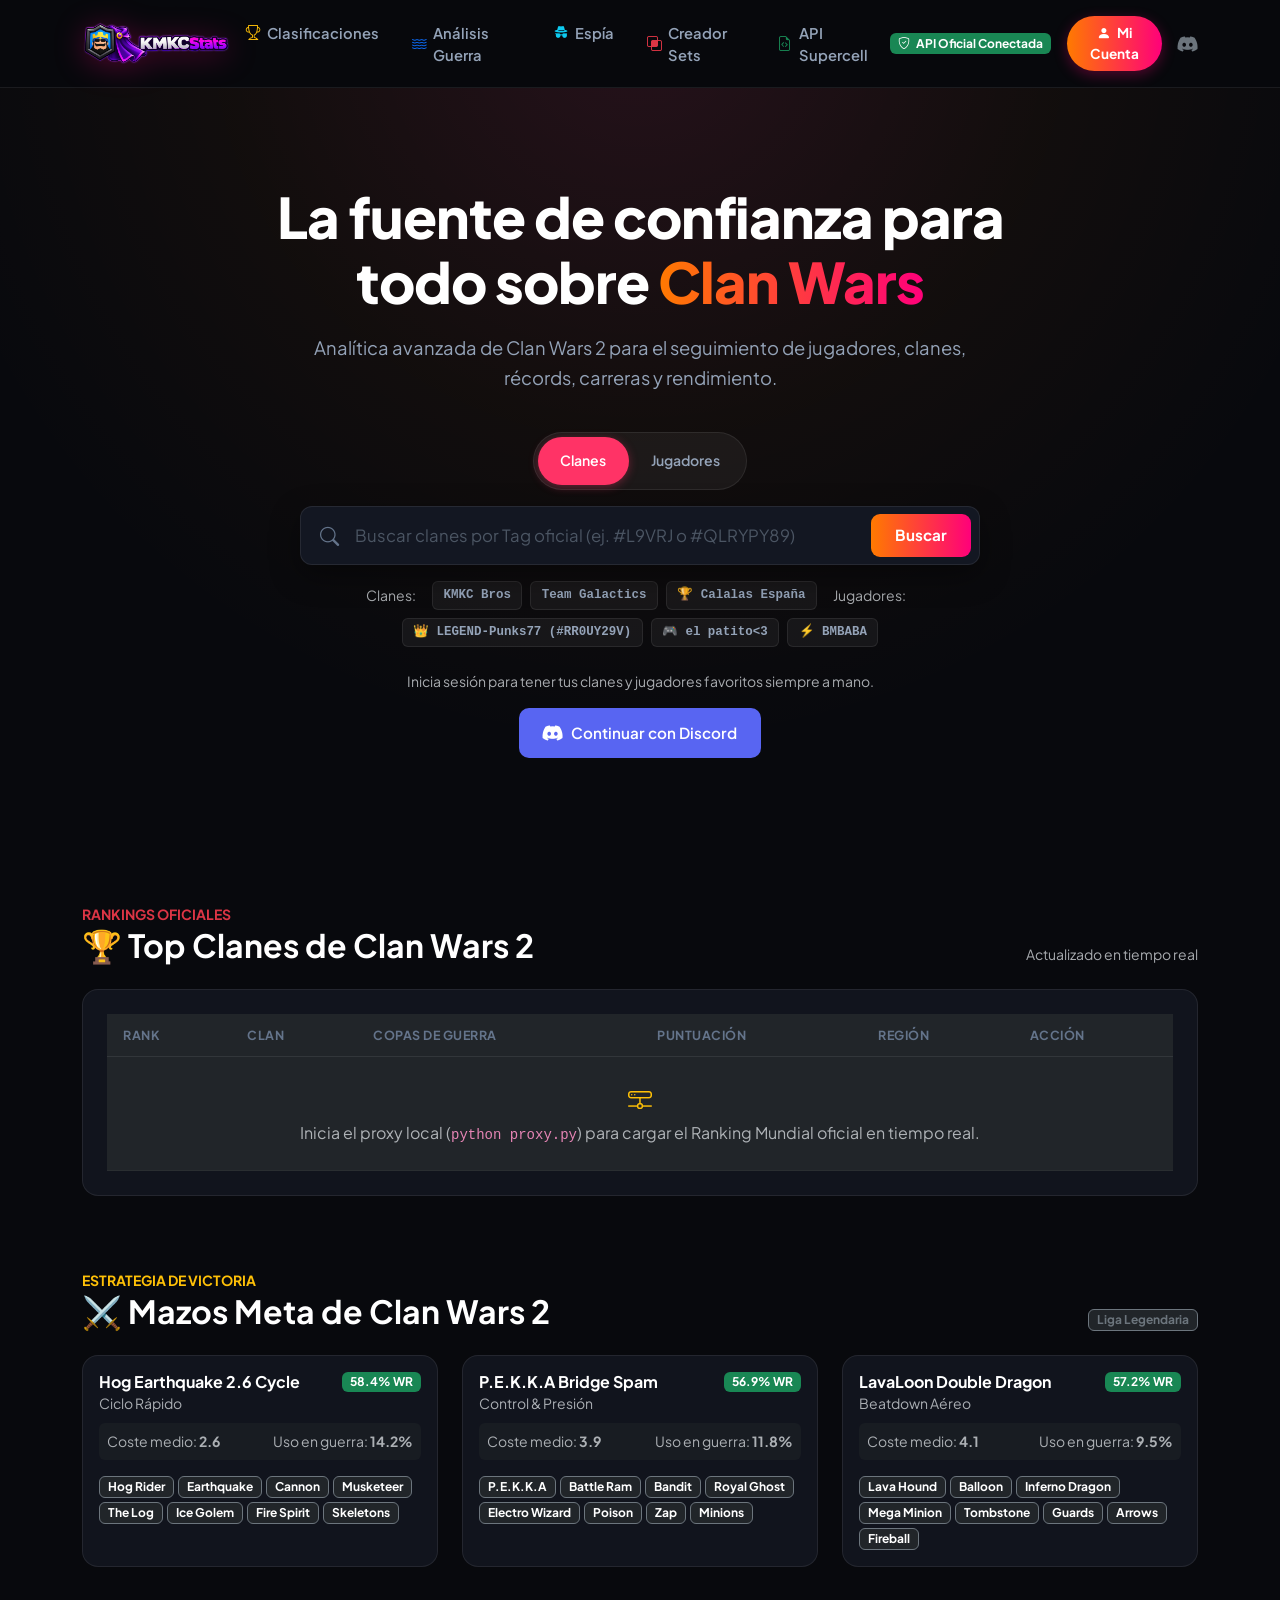
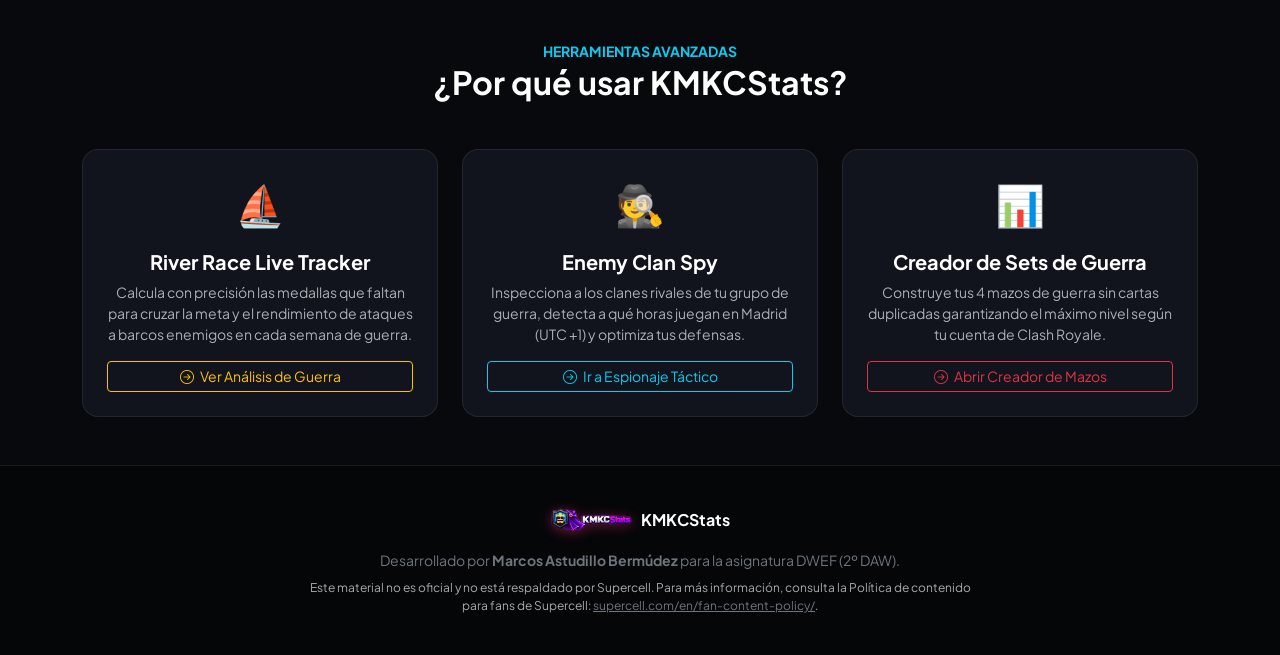
<file: index.html>
<!DOCTYPE html>
<html lang="es" data-bs-theme="dark">

<head>
  <meta charset="UTF-8">
  <meta name="viewport" content="width=device-width, initial-scale=1.0">
  <meta name="description"
    content="KMKCStats - La fuente de confianza para todo sobre Clan Wars 2 en Clash Royale. Estadísticas y analítica de clanes, jugadores y mazos.">
  <meta name="author" content="Marcos Astudillo Bermúdez">
  <title>KMKCStats · La fuente de confianza para Clan Wars</title>

  <!-- Bootstrap 5 CSS Local -->
  <link rel="stylesheet" href="lib/bootstrap-5.3.8-dist/css/bootstrap.min.css">

  <!-- Bootstrap Icons CDN -->
  <link rel="stylesheet" href="https://cdn.jsdelivr.net/npm/bootstrap-icons@1.11.3/font/bootstrap-icons.min.css">

  <!-- Estilos Exclusivos KMKCStats (Diseño CWStats) -->
  <link rel="stylesheet" href="styles/kmkcstats.css">
</head>

<body>

  <!-- =========================================================================
       1. BARRA DE NAVEGACIÓN (NAVBAR)
       ========================================================================= -->
  <header>
    <nav class="navbar navbar-expand-lg kmkc-navbar">
      <div class="container">
        <!-- Logo Oficial KMKCStats en el Header -->
        <a class="kmkc-brand py-0" href="index.html">
          <img src="assets/img/KMKCheader.png" alt="KMKCStats" class="kmkc-header-logo">
        </a>

        <button class="navbar-toggler border-0 text-white" type="button" data-bs-toggle="collapse"
          data-bs-target="#navbarContent" aria-controls="navbarContent" aria-expanded="false"
          aria-label="Toggle navigation">
          <i class="bi bi-list fs-2"></i>
        </button>

        <div class="collapse navbar-collapse" id="navbarContent">
          <!-- Enlaces de navegación centrales en español -->
          <ul class="navbar-nav mx-auto mb-2 mb-lg-0 gap-1">
            <li class="nav-item">
              <a class="kmkc-nav-link" href="#leaderboards">
                <i class="bi bi-trophy text-warning"></i> Clasificaciones
              </a>
            </li>
            <li class="nav-item">
              <a class="kmkc-nav-link" href="pages/analisis-guerra.html">
                <i class="bi bi-water text-primary"></i> Análisis Guerra
              </a>
            </li>
            <li class="nav-item">
              <a class="kmkc-nav-link" href="pages/espionaje.html">
                <i class="bi bi-incognito text-info"></i> Espía
              </a>
            </li>
            <li class="nav-item">
              <a class="kmkc-nav-link" href="pages/creador-sets.html">
                <i class="bi bi-intersect text-danger"></i> Creador Sets
              </a>
            </li>
            <li class="nav-item">
              <a class="kmkc-nav-link" href="#" data-bs-toggle="modal" data-bs-target="#apiConfigModal">
                <i class="bi bi-file-earmark-code text-success"></i> API Supercell
              </a>
            </li>
          </ul>

          <!-- Acciones en el lateral derecho -->
          <div class="d-flex align-items-center gap-3">
            <span id="api-status-badge" class="badge bg-success">
              <i class="bi bi-broadcast me-1"></i> API Oficial
            </span>
            <a href="pages/auth.html" class="btn btn-upgrade text-white">
              <i class="bi bi-person-fill me-1"></i> Mi Cuenta
            </a>
            <a href="https://discord.com" target="_blank" rel="noopener noreferrer"
              class="text-secondary fs-5 hover-white" title="Comunidad de Discord">
              <i class="bi bi-discord"></i>
            </a>
          </div>
        </div>
      </div>
    </nav>
  </header>

  <!-- =========================================================================
       2. CONTENIDO PRINCIPAL
       ========================================================================= -->
  <main>
    <!-- SECCIÓN HERO (RÉPLICA CWSTATS EN ESPAÑOL) -->
    <section class="hero-glow-bg text-center py-5">
      <div class="container py-lg-5">
        <!-- Título Principal -->
        <h1 class="hero-title text-white mb-2">
          La fuente de confianza para<br>
          todo sobre <span class="gradient-text-clanwars">Clan Wars</span>
        </h1>

        <!-- Subtítulo -->
        <p class="hero-subtitle">
          Analítica avanzada de Clan Wars 2 para el seguimiento de jugadores, clanes, récords, carreras y rendimiento.
        </p>

        <!-- BUSCADOR CON PESTAÑAS (CLANES / JUGADORES) -->
        <div class="search-container">
          <!-- Selector de Pestañas -->
          <div class="search-tabs">
            <button id="tab-clans" class="search-tab-btn active" type="button">Clanes</button>
            <br></br>
            <button id="tab-players" class="search-tab-btn" type="button">Jugadores</button>
          </div>

          <!-- Caja de Entrada -->
          <form id="search-form" class="mb-3">
            <div class="search-input-box">
              <i class="bi bi-search search-icon"></i>
              <input type="text" id="search-input" placeholder="Buscar clanes por Tag oficial (ej. #L9VRJ o #QLRYPY89)"
                autocomplete="off" required>
              <button type="submit" class="search-submit-btn">Buscar</button>
            </div>
          </form>

          <!-- Sugerencias Rápidas para probar con un clic -->
          <div class="quick-tags mb-4">
            <div class="quick-tags-row">
              <span class="text-muted small me-2">Clanes:</span>
              <a href="#" class="quick-tag-chip" data-tag="#2PYV82YO" data-type="clans">KMKC Bros</a>
              <a href="#" class="quick-tag-chip" data-tag="#L82JGJVQ" data-type="clans">Team Galactics</a>
              <a href="#" class="quick-tag-chip" data-tag="#L9VRJ" data-type="clans">🏆 Calalas España</a>
              <span class="text-muted small ms-2 me-2">Jugadores:</span>
              <a href="#" class="quick-tag-chip" data-tag="#RR0UY29V" data-type="players">👑 LEGEND-Punks77
                (#RR0UY29V)</a>
              <a href="#" class="quick-tag-chip" data-tag="#R8CQJ0YV8" data-type="players">🎮 el patito&lt;3</a>
              <a href="#" class="quick-tag-chip" data-tag="#Y0VVRUVPC" data-type="players">⚡ BMBABA</a>
            </div>
          </div>

          <!-- Texto de soporte y Botón de Discord -->
          <p class="text-muted small mb-3">
            Inicia sesión para tener tus clanes y jugadores favoritos siempre a mano.
          </p>
          <div>
            <a href="https://discord.com" target="_blank" rel="noopener noreferrer" class="btn-discord">
              <i class="bi bi-discord fs-5"></i> Continuar con Discord
            </a>
          </div>
        </div>
      </div>
    </section>

    <!-- SECCIÓN DE RESULTADOS DINÁMICOS (OCULTA POR DEFECTO HASTA QUE SE BUSCA) -->
    <section id="results-section" class="py-5 d-none">
      <div class="container">
        <div id="results-content">
          <!-- Inyectado dinámicamente vía js/ui.js -->
        </div>
      </div>
    </section>

    <!-- SECCIÓN EXPLORE KMKCSTATS: LEADERBOARDS & META -->
    <section id="leaderboards" class="py-5">
      <div class="container">
        <div class="d-flex justify-content-between align-items-end mb-4">
          <div>
            <span class="text-uppercase fw-bold small text-danger">Rankings Oficiales</span>
            <h2 class="fw-bold text-white mb-0">🏆 Top Clanes de Clan Wars 2</h2>
          </div>
          <small class="text-muted">Actualizado en tiempo real</small>
        </div>

        <div class="kmkc-card p-3 p-md-4 mb-5">
          <div class="table-responsive">
            <table class="table kmkc-table align-middle mb-0">
              <thead>
                <tr>
                  <th>Rank</th>
                  <th>Clan</th>
                  <th>Copas de Guerra</th>
                  <th>Puntuación</th>
                  <th>Región</th>
                  <th>Acción</th>
                </tr>
              </thead>
              <tbody id="leaderboard-tbody">
                <!-- Rellenado por js/ui.js -->
              </tbody>
            </table>
          </div>
        </div>

        <!-- MAZOS META DE GUERRA (DECKS) -->
        <div id="decks" class="pt-4">
          <div class="d-flex justify-content-between align-items-end mb-4">
            <div>
              <span class="text-uppercase fw-bold small text-warning">Estrategia de Victoria</span>
              <h2 class="fw-bold text-white mb-0">⚔️ Mazos Meta de Clan Wars 2</h2>
            </div>
            <span class="badge bg-dark border border-secondary text-secondary">Liga Legendaria</span>
          </div>

          <div id="meta-decks-container" class="row g-4">
            <!-- Rellenado por js/ui.js -->
          </div>
        </div>

        <!-- CARACTERÍSTICAS Y SPY TOOL -->
        <div id="features" class="pt-5 mt-4">
          <div class="text-center mb-5">
            <span class="text-uppercase fw-bold small text-info">Herramientas Avanzadas</span>
            <h2 class="fw-bold text-white">¿Por qué usar KMKCStats?</h2>
          </div>

          <div class="row g-4">
            <div class="col-md-4">
              <div class="kmkc-card p-4 h-100 text-center d-flex flex-column justify-content-between">
                <div>
                  <div class="fs-1 text-warning mb-3">⛵</div>
                  <h5 class="fw-bold text-white">River Race Live Tracker</h5>
                  <p class="text-muted small mb-3">
                    Calcula con precisión las medallas que faltan para cruzar la meta y el rendimiento de ataques a
                    barcos
                    enemigos en cada semana de guerra.
                  </p>
                </div>
                <a href="pages/analisis-guerra.html" class="btn btn-sm btn-outline-warning w-100">
                  <i class="bi bi-arrow-right-circle me-1"></i> Ver Análisis de Guerra
                </a>
              </div>
            </div>
            <div class="col-md-4">
              <div class="kmkc-card p-4 h-100 text-center d-flex flex-column justify-content-between">
                <div>
                  <div class="fs-1 text-info mb-3">🕵️</div>
                  <h5 class="fw-bold text-white">Enemy Clan Spy</h5>
                  <p class="text-muted small mb-3">
                    Inspecciona a los clanes rivales de tu grupo de guerra, detecta a qué horas juegan en Madrid (UTC
                    +1) y optimiza tus defensas.
                  </p>
                </div>
                <a href="pages/espionaje.html" class="btn btn-sm btn-outline-info w-100">
                  <i class="bi bi-arrow-right-circle me-1"></i> Ir a Espionaje Táctico
                </a>
              </div>
            </div>
            <div class="col-md-4">
              <div class="kmkc-card p-4 h-100 text-center d-flex flex-column justify-content-between">
                <div>
                  <div class="fs-1 text-danger mb-3">📊</div>
                  <h5 class="fw-bold text-white">Creador de Sets de Guerra</h5>
                  <p class="text-muted small mb-3">
                    Construye tus 4 mazos de guerra sin cartas duplicadas garantizando el máximo nivel según tu cuenta
                    de Clash Royale.
                  </p>
                </div>
                <a href="pages/creador-sets.html" class="btn btn-sm btn-outline-danger w-100">
                  <i class="bi bi-arrow-right-circle me-1"></i> Abrir Creador de Mazos
                </a>
              </div>
            </div>
          </div>
        </div>
      </div>
    </section>
  </main>

  <!-- =========================================================================
       3. MODAL: CONFIGURACIÓN DE LA API DE SUPERCELL
       ========================================================================= -->
  <div class="modal fade" id="apiConfigModal" tabindex="-1" aria-labelledby="apiConfigModalLabel" aria-hidden="true">
    <div class="modal-dialog modal-dialog-centered">
      <div class="modal-content kmkc-modal">
        <div class="modal-header">
          <h5 class="modal-title fw-bold text-white" id="apiConfigModalLabel">
            <i class="bi bi-key-fill text-warning me-2"></i> Configuración API de Supercell
          </h5>
          <button type="button" class="btn-close btn-close-white" data-bs-dismiss="modal" aria-label="Close"></button>
        </div>
        <form id="api-config-form">
          <div class="modal-body">
            <p class="text-muted small">
              Para conectar con la API oficial de Clash Royale, regístrate en <a
                href="https://developer.clashroyale.com" target="_blank" class="text-info">developer.clashroyale.com</a>
              y crea una clave asignada a tu IP pública.
            </p>

            <div class="mb-3">
              <label for="api-token-input" class="form-label text-secondary small fw-bold text-uppercase">Supercell
                Bearer Token</label>
              <textarea id="api-token-input" class="form-control kmkc-input font-monospace small" rows="3"
                placeholder="Pega aquí tu API Key de Supercell..."></textarea>
            </div>

            <div class="mb-3">
              <label for="api-proxy-input" class="form-label text-secondary small fw-bold text-uppercase">Proxy URL
                (CORS Bypass)</label>
              <input type="url" id="api-proxy-input" class="form-control kmkc-input font-monospace small"
                placeholder="http://localhost:8080/v1">
              <small class="text-muted d-block mt-1">
                Ejecuta <code>python proxy.py</code> en tu terminal para habilitar las peticiones en vivo desde tu IP
                pública autorizada.
              </small>
            </div>
          </div>
          <div class="modal-footer">
            <button type="button" class="btn btn-outline-secondary" data-bs-dismiss="modal">Cancelar</button>
            <button type="submit" class="btn btn-upgrade">Guardar Configuración</button>
          </div>
        </form>
      </div>
    </div>
  </div>

  <!-- =========================================================================
       4. PIE DE PÁGINA (FOOTER)
       ========================================================================= -->
  <footer class="kmkc-footer">
    <div class="container text-center">
      <div class="d-flex align-items-center justify-content-center gap-2 mb-3">
        <img src="assets/img/KMKCheader.png" alt="KMKC Logo"
          style="height: 28px; width: auto; border-radius: 6px; filter: drop-shadow(0 2px 6px rgba(255, 51, 102, 0.4));">
        <strong class="text-white">KMKCStats</strong>
      </div>
      <p class="text-secondary small mb-2">
        Desarrollado por <strong>Marcos Astudillo Bermúdez</strong> para la asignatura DWEF (2º DAW).
      </p>
      <p class="text-muted" style="font-size: 0.75rem; max-width: 680px; margin: 0 auto;">
        Este material no es oficial y no está respaldado por Supercell. Para más información, consulta la Política de
        contenido para fans de Supercell: <a href="https://supercell.com/en/fan-content-policy/" target="_blank"
          class="text-secondary">supercell.com/en/fan-content-policy/</a>.
      </p>
    </div>
  </footer>

  <!-- Bootstrap 5 JS Bundle Local (incluye Popper) -->
  <script src="lib/bootstrap-5.3.8-dist/js/bootstrap.bundle.min.js"></script>

  <!-- Módulos de KMKCStats -->
  <script src="js/api.js"></script>
  <script src="js/ui.js"></script>
  <script src="js/main.js"></script>
</body>

</html>
</file>
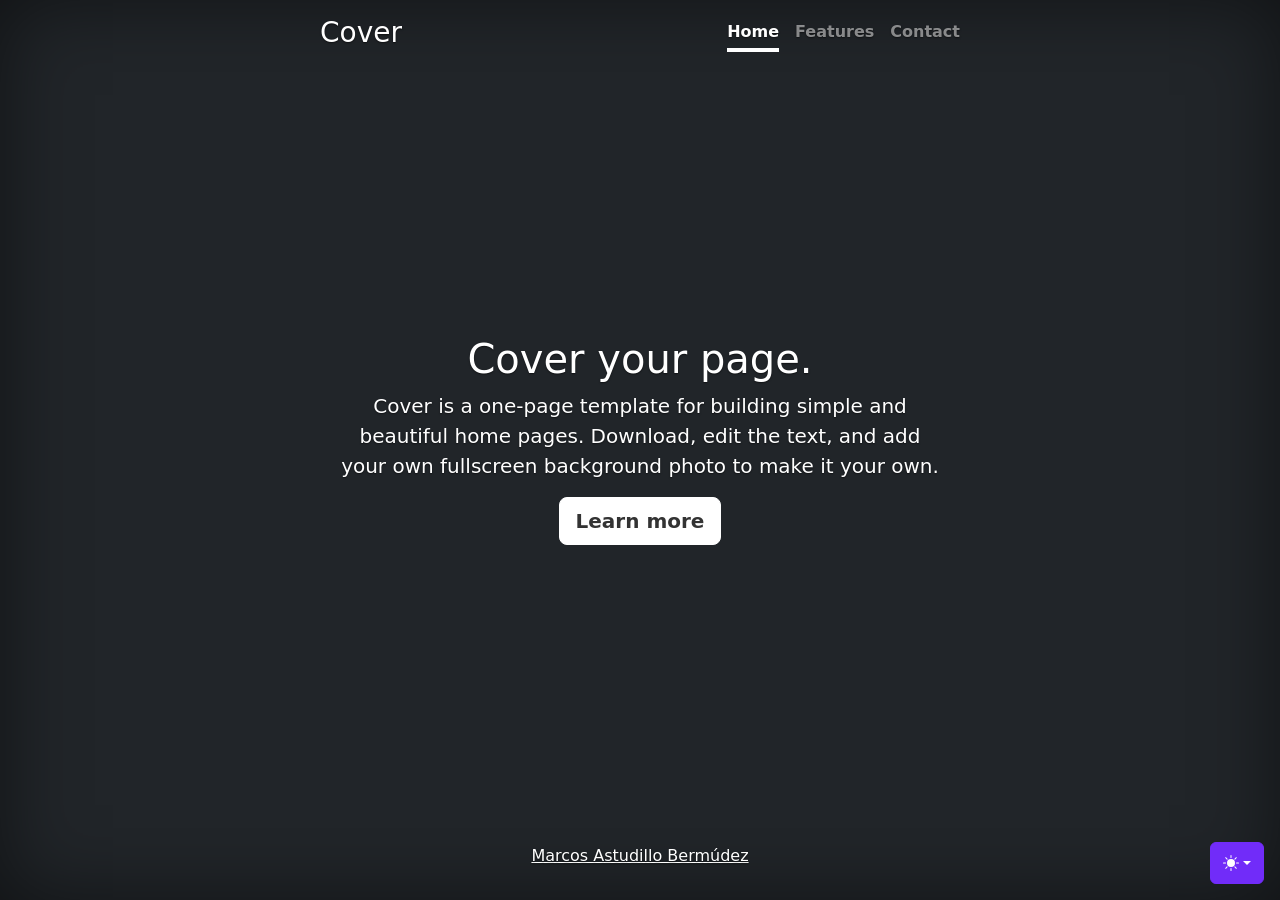
<file: cover.html>
<!DOCTYPE html>
<html lang="es" class="h-100" data-bs-theme="auto">

<head>
  <meta charset="utf-8">
  <meta name="viewport" content="width=device-width, initial-scale=1">
  <meta name="description" content="Plantilla Cover de Bootstrap 5">
  <title>Cover Template · Bootstrap v5.3</title>

  <!-- Script para el selector de tema (Claro / Oscuro / Auto) -->
  <script src="js/color-modes.js"></script>

  <!-- Bootstrap 5 CSS Local -->
  <link href="lib/bootstrap-5.3.8-dist/css/bootstrap.min.css" rel="stylesheet">

  <!-- Estilos propios de la plantilla Cover -->
  <link href="styles/cover.css" rel="stylesheet">

  <style>
    .bd-placeholder-img {
      font-size: 1.125rem;
      text-anchor: middle;
      -webkit-user-select: none;
      -moz-user-select: none;
      user-select: none;
    }

    @media (min-width: 768px) {
      .bd-placeholder-img-lg {
        font-size: 3.5rem;
      }
    }

    .b-example-divider {
      width: 100%;
      height: 3rem;
      background-color: rgba(0, 0, 0, .1);
      border: solid rgba(0, 0, 0, .15);
      border-width: 1px 0;
      box-shadow: inset 0 .5em 1.5em rgba(0, 0, 0, .1), inset 0 .125em .5em rgba(0, 0, 0, .15);
    }

    .b-example-vr {
      flex-shrink: 0;
      width: 1.5rem;
      height: 100vh;
    }

    .bi {
      vertical-align: -.125em;
      fill: currentColor;
    }

    .nav-scroller {
      position: relative;
      z-index: 2;
      height: 2.75rem;
      overflow-y: hidden;
    }

    .nav-scroller .nav {
      display: flex;
      flex-wrap: nowrap;
      padding-bottom: 1rem;
      margin-top: -1px;
      overflow-x: auto;
      text-align: center;
      white-space: nowrap;
      -webkit-overflow-scrolling: touch;
    }

    .btn-bd-primary {
      --bd-violet-bg: #712cf9;
      --bd-violet-rgb: 112.520718, 44.062154, 249.437846;
      --bs-btn-font-weight: 600;
      --bs-btn-color: var(--bs-white);
      --bs-btn-bg: var(--bd-violet-bg);
      --bs-btn-border-color: var(--bd-violet-bg);
      --bs-btn-hover-color: var(--bs-white);
      --bs-btn-hover-bg: #6528e0;
      --bs-btn-hover-border-color: #6528e0;
      --bs-btn-focus-shadow-rgb: var(--bd-violet-rgb);
      --bs-btn-active-color: var(--bs-btn-hover-color);
      --bs-btn-active-bg: #5a23c8;
      --bs-btn-active-border-color: #5a23c8;
    }

    .bd-mode-toggle {
      z-index: 1500;
    }

    .bd-mode-toggle .bi {
      width: 1em;
      height: 1em;
    }

    .bd-mode-toggle .dropdown-menu .active .bi {
      display: block !important;
    }
  </style>
</head>

<body class="d-flex h-100 text-center text-bg-dark">
  <!-- Definición de iconos SVG para el selector de tema -->
  <svg xmlns="http://www.w3.org/2000/svg" class="d-none">
    <symbol id="check2" viewBox="0 0 16 16">
      <path
        d="M13.854 3.646a.5.5 0 0 1 0 .708l-7 7a.5.5 0 0 1-.708 0l-3.5-3.5a.5.5 0 1 1 .708-.708L6.5 10.293l6.646-6.647a.5.5 0 0 1 .708 0z">
      </path>
    </symbol>
    <symbol id="circle-half" viewBox="0 0 16 16">
      <path d="M8 15A7 7 0 1 0 8 1v14zm0 1A8 8 0 1 1 8 0a8 8 0 0 1 0 16z"></path>
    </symbol>
    <symbol id="moon-stars-fill" viewBox="0 0 16 16">
      <path
        d="M6 .278a.768.768 0 0 1 .08.858 7.208 7.208 0 0 0-.878 3.46c0 4.021 3.278 7.277 7.318 7.277.527 0 1.04-.055 1.533-.16a.787.787 0 0 1 .81.316.733.733 0 0 1-.031.893A8.349 8.349 0 0 1 8.344 16C3.734 16 0 12.286 0 7.71 0 4.266 2.114 1.312 5.124.06A.752.752 0 0 1 6 .278z">
      </path>
      <path
        d="M10.794 3.148a.217.217 0 0 1 .412 0l.387 1.162c.173.518.579.924 1.097 1.097l1.162.387a.217.217 0 0 1 0 .412l-1.162.387a1.734 1.734 0 0 0-1.097 1.097l-.387 1.162a.217.217 0 0 1-.412 0l-.387-1.162A1.734 1.734 0 0 0 9.31 6.593l-1.162-.387a.217.217 0 0 1 0-.412l1.162-.387a1.734 1.734 0 0 0 1.097-1.097l.387-1.162zM13.863.099a.145.145 0 0 1 .274 0l.258.774c.115.346.386.617.732.732l.774.258a.145.145 0 0 1 0 .274l-.774.258a1.156 1.156 0 0 0-.732.732l-.258.774a.145.145 0 0 1-.274 0l-.258-.774a1.156 1.156 0 0 0-.732-.732l-.774-.258a.145.145 0 0 1 0-.274l.774-.258c.346-.115.617-.386.732-.732L13.863.1z">
      </path>
    </symbol>
    <symbol id="sun-fill" viewBox="0 0 16 16">
      <path
        d="M8 12a4 4 0 1 0 0-8 4 4 0 0 0 0 8zM8 0a.5.5 0 0 1 .5.5v2a.5.5 0 0 1-1 0v-2A.5.5 0 0 1 8 0zm0 13a.5.5 0 0 1 .5.5v2a.5.5 0 0 1-1 0v-2A.5.5 0 0 1 8 13zm8-5a.5.5 0 0 1-.5.5h-2a.5.5 0 0 1 0-1h2a.5.5 0 0 1 .5.5zM3 8a.5.5 0 0 1-.5.5h-2a.5.5 0 0 1 0-1h2A.5.5 0 0 1 3 8zm10.657-5.657a.5.5 0 0 1 0 .707l-1.414 1.415a.5.5 0 1 1-.707-.708l1.414-1.414a.5.5 0 0 1 .707 0zm-9.193 9.193a.5.5 0 0 1 0 .707L3.05 13.657a.5.5 0 0 1-.707-.707l1.414-1.414a.5.5 0 0 1 .707 0zm9.193 2.121a.5.5 0 0 1-.707 0l-1.414-1.414a.5.5 0 0 1 .707-.707l1.414 1.414a.5.5 0 0 1 0 .707zM4.464 4.465a.5.5 0 0 1-.707 0L2.343 3.05a.5.5 0 1 1 .707-.707l1.414 1.414a.5.5 0 0 1 0 .708z">
      </path>
    </symbol>
  </svg>

  <!-- Botón Dropdown para cambiar de tema (Light / Dark / Auto) -->
  <div class="dropdown position-fixed bottom-0 end-0 mb-3 me-3 bd-mode-toggle">
    <button class="btn btn-bd-primary py-2 dropdown-toggle d-flex align-items-center" id="bd-theme" type="button"
      aria-expanded="false" data-bs-toggle="dropdown" aria-label="Toggle theme (auto)">
      <svg class="bi my-1 theme-icon-active" aria-hidden="true">
        <use href="#circle-half"></use>
      </svg>
      <span class="visually-hidden" id="bd-theme-text">Toggle theme</span>
    </button>
    <ul class="dropdown-menu dropdown-menu-end shadow" aria-labelledby="bd-theme-text">
      <li>
        <button type="button" class="dropdown-item d-flex align-items-center" data-bs-theme-value="light"
          aria-pressed="false">
          <svg class="bi me-2 opacity-50" aria-hidden="true">
            <use href="#sun-fill"></use>
          </svg>
          Light
          <svg class="bi ms-auto d-none" aria-hidden="true">
            <use href="#check2"></use>
          </svg>
        </button>
      </li>
      <li>
        <button type="button" class="dropdown-item d-flex align-items-center" data-bs-theme-value="dark"
          aria-pressed="false">
          <svg class="bi me-2 opacity-50" aria-hidden="true">
            <use href="#moon-stars-fill"></use>
          </svg>
          Dark
          <svg class="bi ms-auto d-none" aria-hidden="true">
            <use href="#check2"></use>
          </svg>
        </button>
      </li>
      <li>
        <button type="button" class="dropdown-item d-flex align-items-center active" data-bs-theme-value="auto"
          aria-pressed="true">
          <svg class="bi me-2 opacity-50" aria-hidden="true">
            <use href="#circle-half"></use>
          </svg>
          Auto
          <svg class="bi ms-auto d-none" aria-hidden="true">
            <use href="#check2"></use>
          </svg>
        </button>
      </li>
    </ul>
  </div>

  <!-- Contenedor Principal Cover -->
  <div class="cover-container d-flex w-100 h-100 p-3 mx-auto flex-column">
    <header class="mb-auto">
      <div>
        <h3 class="float-md-start mb-0">Cover</h3>
        <nav class="nav nav-masthead justify-content-center float-md-end">
          <a class="nav-link fw-bold py-1 px-0 active" aria-current="page" href="#">Home</a>
          <a class="nav-link fw-bold py-1 px-0" href="#">Features</a>
          <a class="nav-link fw-bold py-1 px-0" href="#">Contact</a>
        </nav>
      </div>
    </header>

    <main class="px-3">
      <h1>Cover your page.</h1>
      <p class="lead">Cover is a one-page template for building simple and beautiful home pages. Download, edit the
        text, and add your own fullscreen background photo to make it your own.</p>
      <p class="lead">
        <a href="#" class="btn btn-lg btn-light fw-bold border-white bg-white">Learn more</a>
      </p>
    </main>

    <footer class="mt-auto text-white-50">
      <p>
        <a href="https://getbootstrap.com/" class="text-white">Marcos Astudillo Bermúdez</a>
      </p>
    </footer>
  </div>

  <!-- Bootstrap 5 JS Bundle Local -->
  <script src="lib/bootstrap-5.3.8-dist/js/bootstrap.bundle.min.js"></script>
</body>

</html>
</file>
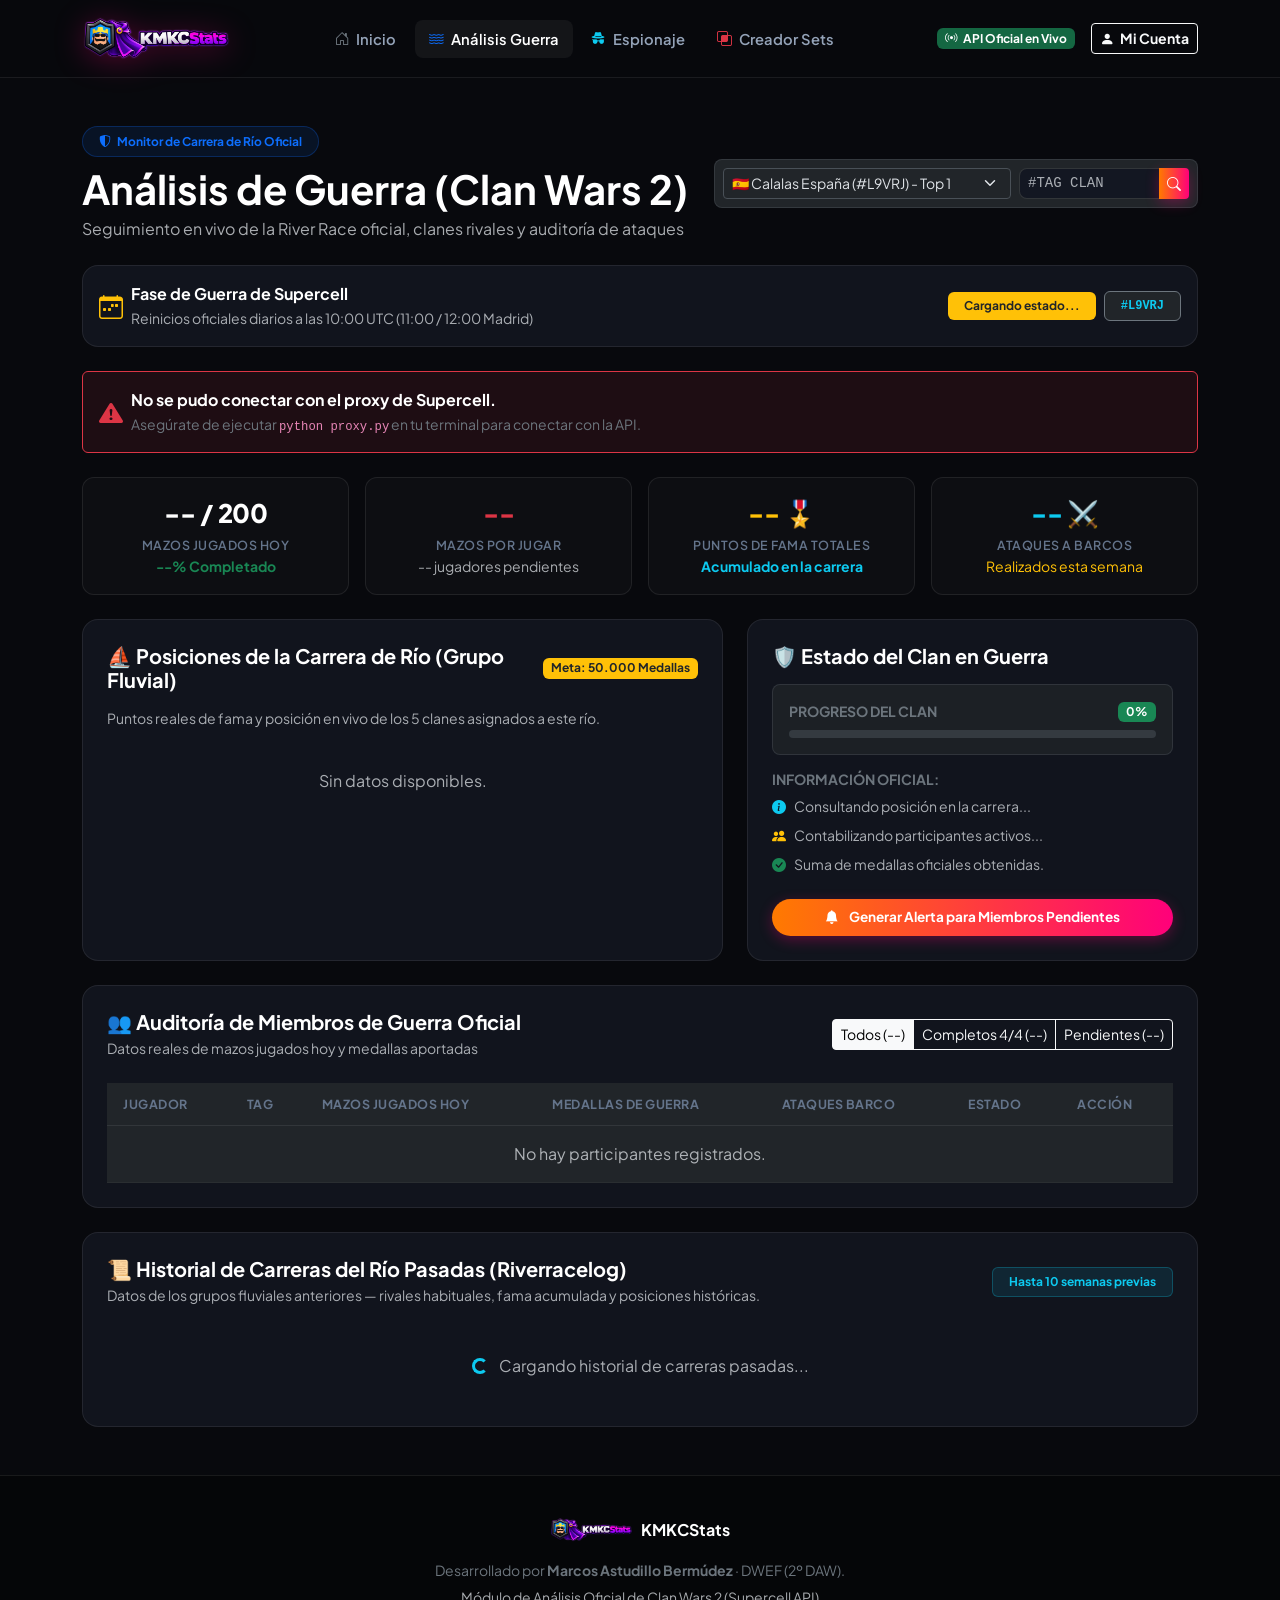
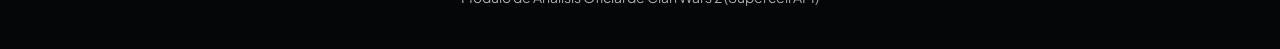
<file: pages/analisis-guerra.html>
<!DOCTYPE html>
<html lang="es" data-bs-theme="dark">

<head>
  <meta charset="UTF-8">
  <meta name="viewport" content="width=device-width, initial-scale=1.0">
  <meta name="description" content="KMKCStats - Análisis oficial en vivo de Clan Wars 2, mazos jugados, pendientes y clanes rivales.">
  <meta name="author" content="Marcos Astudillo Bermúdez">
  <title>Análisis de Guerra (CW2) · KMKCStats</title>

  <!-- Bootstrap 5 CSS Local -->
  <link rel="stylesheet" href="../lib/bootstrap-5.3.8-dist/css/bootstrap.min.css">

  <!-- Bootstrap Icons CDN -->
  <link rel="stylesheet" href="https://cdn.jsdelivr.net/npm/bootstrap-icons@1.11.3/font/bootstrap-icons.min.css">

  <!-- Estilos Exclusivos KMKCStats -->
  <link rel="stylesheet" href="../styles/kmkcstats.css">
</head>

<body>

  <!-- =========================================================================
       1. BARRA DE NAVEGACIÓN
       ========================================================================= -->
  <header>
    <nav class="navbar navbar-expand-lg kmkc-navbar">
      <div class="container">
        <!-- Logo KMKCStats Oficial -->
        <a class="kmkc-brand py-0" href="../index.html">
          <img src="../assets/img/KMKCheader.png" alt="KMKCStats" class="kmkc-header-logo">
        </a>

        <button class="navbar-toggler border-0 text-white" type="button" data-bs-toggle="collapse"
          data-bs-target="#navbarContent" aria-controls="navbarContent" aria-expanded="false"
          aria-label="Toggle navigation">
          <i class="bi bi-list fs-2"></i>
        </button>

        <div class="collapse navbar-collapse" id="navbarContent">
          <ul class="navbar-nav mx-auto mb-2 mb-lg-0 gap-1">
            <li class="nav-item">
              <a class="kmkc-nav-link" href="../index.html">
                <i class="bi bi-house-door text-secondary"></i> Inicio
              </a>
            </li>
            <li class="nav-item">
              <a class="kmkc-nav-link active" href="analisis-guerra.html">
                <i class="bi bi-water text-primary"></i> Análisis Guerra
              </a>
            </li>
            <li class="nav-item">
              <a class="kmkc-nav-link" href="espionaje.html">
                <i class="bi bi-incognito text-info"></i> Espionaje
              </a>
            </li>
            <li class="nav-item">
              <a class="kmkc-nav-link" href="creador-sets.html">
                <i class="bi bi-intersect text-danger"></i> Creador Sets
              </a>
            </li>
          </ul>

          <div class="d-flex align-items-center gap-3">
            <span class="badge bg-success bg-opacity-75 text-white">
              <i class="bi bi-broadcast me-1"></i> API Oficial en Vivo
            </span>
            <a href="auth.html" class="btn btn-outline-light btn-sm fw-bold">
              <i class="bi bi-person-fill me-1"></i> Mi Cuenta
            </a>
          </div>
        </div>
      </div>
    </nav>
  </header>

  <!-- =========================================================================
       2. CONTENIDO PRINCIPAL
       ========================================================================= -->
  <main class="py-5">
    <div class="container">
      
      <!-- Título de la Página y Selector de Clan -->
      <div class="d-flex flex-wrap justify-content-between align-items-center gap-3 mb-4">
        <div>
          <span class="badge bg-primary bg-opacity-10 text-primary border border-primary border-opacity-25 px-3 py-2 rounded-pill mb-2">
            <i class="bi bi-shield-shaded me-1"></i> Monitor de Carrera de Río Oficial
          </span>
          <h1 class="fw-bold text-white mb-1">Análisis de Guerra (Clan Wars 2)</h1>
          <p class="text-muted mb-0">Seguimiento en vivo de la River Race oficial, clanes rivales y auditoría de ataques</p>
        </div>

        <!-- Buscador y Selector de Clan -->
        <div class="d-flex flex-wrap align-items-center gap-2 bg-dark p-2 rounded-3 border border-secondary border-opacity-25">
          <select id="clan-select" class="form-select kmkc-input form-select-sm" style="width: auto;">
            <option value="#L9VRJ" selected>🇪🇸 Calalas España (#L9VRJ) - Top 1</option>
            <option value="#8UJ2UUJ8">🏆 #MuUuKaNs!! (#8UJ2UUJ8) - Top 2</option>
            <option value="#QLRYPY89">🧀 Queso (#QLRYPY89)</option>
          </select>
          <div class="input-group input-group-sm" style="width: 170px;">
            <input type="text" id="custom-clan-input" class="form-control kmkc-input text-uppercase font-monospace" placeholder="#TAG clan">
            <button class="btn btn-upgrade" id="btn-search-clan" title="Buscar clan">
              <i class="bi bi-search"></i>
            </button>
          </div>
        </div>
      </div>

      <!-- Estado de la Fase de Guerra en Vivo -->
      <div class="kmkc-card p-3 mb-4">
        <div class="d-flex flex-wrap justify-content-between align-items-center gap-3">
          <div class="d-flex align-items-center gap-2">
            <i class="bi bi-calendar-week fs-4 text-warning"></i>
            <div>
              <strong class="text-white d-block" id="war-phase-title">Fase de Guerra de Supercell</strong>
              <small class="text-muted" id="war-phase-desc">Reinicios oficiales diarios a las 10:00 UTC (11:00 / 12:00 Madrid)</small>
            </div>
          </div>

          <div class="d-flex align-items-center gap-2">
            <span id="war-status-badge" class="badge bg-warning text-dark px-3 py-2 fw-bold">
              Cargando estado...
            </span>
            <span id="clan-tag-display" class="badge bg-dark border border-secondary text-info font-monospace px-3 py-2">
              #L9VRJ
            </span>
          </div>
        </div>
      </div>

      <!-- Alerta de Error (oculta por defecto) -->
      <div id="war-error-alert" class="alert alert-danger bg-danger bg-opacity-10 border border-danger text-white d-none mb-4">
        <div class="d-flex align-items-center gap-2">
          <i class="bi bi-exclamation-triangle-fill fs-4 text-danger"></i>
          <div>
            <strong class="d-block" id="war-error-text">Error al cargar datos oficiales</strong>
            <small class="text-secondary">Asegúrate de ejecutar <code>python proxy.py</code> en tu terminal para conectar con la API.</small>
          </div>
        </div>
      </div>

      <!-- Métricas Clave del Clan en Vivo -->
      <div class="row g-3 mb-4">
        <div class="col-6 col-md-3">
          <div class="stat-box">
            <div id="metric-decks" class="stat-value text-white">-- / 200</div>
            <div class="stat-label">Mazos Jugados Hoy</div>
            <small id="metric-decks-pct" class="text-success fw-bold">--% Completado</small>
          </div>
        </div>
        <div class="col-6 col-md-3">
          <div class="stat-box">
            <div id="metric-pending" class="stat-value text-danger">--</div>
            <div class="stat-label">Mazos por Jugar</div>
            <small id="metric-pending-members" class="text-muted">-- jugadores pendientes</small>
          </div>
        </div>
        <div class="col-6 col-md-3">
          <div class="stat-box">
            <div id="metric-avg-fame" class="stat-value text-warning">-- 🎖️</div>
            <div class="stat-label">Puntos de Fama Totales</div>
            <small class="text-info fw-bold">Acumulado en la carrera</small>
          </div>
        </div>
        <div class="col-6 col-md-3">
          <div class="stat-box">
            <div id="metric-boat-attacks" class="stat-value text-info">-- ⚔️</div>
            <div class="stat-label">Ataques a Barcos</div>
            <small class="text-warning">Realizados esta semana</small>
          </div>
        </div>
      </div>

      <!-- Comparativa en Vivo: Los 5 Clanes del Río -->
      <div class="row g-4 mb-4">
        <div class="col-lg-7">
          <div class="kmkc-card p-4 h-100">
            <div class="d-flex justify-content-between align-items-center mb-3">
              <h5 class="fw-bold text-white mb-0">⛵ Posiciones de la Carrera de Río (Grupo Fluvial)</h5>
              <span class="badge bg-warning text-dark fw-bold">Meta: 50.000 Medallas</span>
            </div>
            
            <p class="text-muted small mb-4">
              Puntos reales de fama y posición en vivo de los 5 clanes asignados a este río.
            </p>

            <div id="rival-clans-list">
              <div class="text-center py-4 text-muted">
                <div class="spinner-border spinner-border-sm text-danger me-2" role="status"></div>
                Cargando clanes del río oficial...
              </div>
            </div>
          </div>
        </div>

        <!-- Panel de Alerta y Estado del Barco -->
        <div class="col-lg-5">
          <div class="kmkc-card p-4 h-100 d-flex flex-column justify-content-between">
            <div>
              <h5 class="fw-bold text-white mb-3">🛡️ Estado del Clan en Guerra</h5>
              <div class="p-3 rounded-3 bg-dark bg-opacity-75 border border-secondary border-opacity-25 mb-3">
                <div class="d-flex justify-content-between align-items-center mb-2">
                  <span class="text-secondary small fw-bold">PROGRESO DEL CLAN</span>
                  <span id="clan-war-pct" class="badge bg-success">0%</span>
                </div>
                <div class="progress" style="height: 8px;">
                  <div id="clan-war-progress-bar" class="progress-bar bg-success" style="width: 0%;"></div>
                </div>
              </div>

              <h6 class="text-secondary small fw-bold text-uppercase mb-2">Información Oficial:</h6>
              <ul class="list-unstyled text-muted small mb-0 d-flex flex-column gap-2" id="war-insights-list">
                <li class="d-flex align-items-center gap-2">
                  <i class="bi bi-info-circle-fill text-info"></i>
                  <span id="insight-rank">Consultando posición en la carrera...</span>
                </li>
                <li class="d-flex align-items-center gap-2">
                  <i class="bi bi-people-fill text-warning"></i>
                  <span id="insight-participants">Contabilizando participantes activos...</span>
                </li>
                <li class="d-flex align-items-center gap-2">
                  <i class="bi bi-check-circle-fill text-success"></i>
                  <span id="insight-fame">Suma de medallas oficiales obtenidas.</span>
                </li>
              </ul>
            </div>

            <button id="send-reminder-btn" class="btn btn-upgrade w-100 mt-4 py-2">
              <i class="bi bi-bell-fill me-2"></i> Generar Alerta para Miembros Pendientes
            </button>
          </div>
        </div>
      </div>

      <!-- Tabla de Miembros del Clan y Auditoría de Mazos -->
      <div class="kmkc-card p-4">
        <div class="d-flex flex-wrap justify-content-between align-items-center gap-3 mb-4">
          <div>
            <h5 class="fw-bold text-white mb-1">👥 Auditoría de Miembros de Guerra Oficial</h5>
            <p class="text-muted small mb-0">Datos reales de mazos jugados hoy y medallas aportadas</p>
          </div>

          <!-- Filtro de estado de ataques -->
          <div class="btn-group btn-group-sm" role="group">
            <button type="button" class="btn btn-outline-light active filter-member-btn" data-filter="all" id="btn-filter-all">Todos (--)</button>
            <button type="button" class="btn btn-outline-light filter-member-btn" data-filter="completed" id="btn-filter-completed">Completos 4/4 (--)</button>
            <button type="button" class="btn btn-outline-light filter-member-btn" data-filter="pending" id="btn-filter-pending">Pendientes (--)</button>
          </div>
        </div>

        <div class="table-responsive">
          <table class="table kmkc-table align-middle mb-0">
            <thead>
              <tr>
                <th>Jugador</th>
                <th>Tag</th>
                <th>Mazos Jugados Hoy</th>
                <th>Medallas de Guerra</th>
                <th>Ataques Barco</th>
                <th>Estado</th>
                <th>Acción</th>
              </tr>
            </thead>
            <tbody id="war-members-tbody">
              <tr>
                <td colspan="7" class="text-center py-4 text-muted">
                  <div class="spinner-border spinner-border-sm text-danger me-2" role="status"></div>
                  Cargando miembros de la guerra oficial...
                </td>
              </tr>
            </tbody>
          </table>
        </div>
      </div>

      <!-- Historial de Carreras del Río Pasadas (riverracelog) -->
      <div class="kmkc-card p-4 mt-4">
        <div class="d-flex flex-wrap justify-content-between align-items-center gap-3 mb-4">
          <div>
            <h5 class="fw-bold text-white mb-1">📜 Historial de Carreras del Río Pasadas (Riverracelog)</h5>
            <p class="text-muted small mb-0">Datos de los grupos fluviales anteriores — rivales habituales, fama acumulada y posiciones históricas.</p>
          </div>
          <span class="badge bg-info bg-opacity-10 text-info border border-info border-opacity-25 px-3 py-2">Hasta 10 semanas previas</span>
        </div>
        <div id="riverrace-log-container">
          <div class="text-center py-4 text-muted">
            <div class="spinner-border spinner-border-sm text-info me-2" role="status"></div>
            Cargando historial de carreras pasadas...
          </div>
        </div>
      </div>

    </div>
  </main>

  <!-- =========================================================================
       3. PIE DE PÁGINA
       ========================================================================= -->
  <footer class="kmkc-footer">
    <div class="container text-center">
      <div class="d-flex align-items-center justify-content-center gap-2 mb-3">
        <img src="../assets/img/KMKCheader.png" alt="KMKC Logo" style="height: 28px; width: auto; border-radius: 6px;">
        <strong class="text-white">KMKCStats</strong>
      </div>
      <p class="text-secondary small mb-1">
        Desarrollado por <strong>Marcos Astudillo Bermúdez</strong> · DWEF (2º DAW).
      </p>
      <small class="text-muted">Módulo de Análisis Oficial de Clan Wars 2 (Supercell API)</small>
    </div>
  </footer>

  <!-- Scripts -->
  <script src="../lib/bootstrap-5.3.8-dist/js/bootstrap.bundle.min.js"></script>
  <script src="../js/api.js"></script>
  <script>
    document.addEventListener('DOMContentLoaded', () => {
      const clanSelect = document.getElementById('clan-select');
      const customClanInput = document.getElementById('custom-clan-input');
      const btnSearchClan = document.getElementById('btn-search-clan');
      const rivalClansContainer = document.getElementById('rival-clans-list');
      const warMembersTbody = document.getElementById('war-members-tbody');
      const reminderBtn = document.getElementById('send-reminder-btn');
      const filterButtons = document.querySelectorAll('.filter-member-btn');
      const warErrorAlert = document.getElementById('war-error-alert');
      const warErrorText = document.getElementById('war-error-text');

      let currentParticipants = [];
      let currentFilter = 'all';

      // Cargar análisis de guerra de un clan
      const loadWarAnalysis = async (rawTag) => {
        const tag = SupercellAPI.formatTag(rawTag);
        document.getElementById('clan-tag-display').textContent = tag;
        warErrorAlert.classList.add('d-none');

        // Mostrar estado de carga
        rivalClansContainer.innerHTML = `
          <div class="text-center py-4 text-muted">
            <div class="spinner-border spinner-border-sm text-danger me-2" role="status"></div>
            Consultando Carrera de Río en vivo desde Supercell...
          </div>
        `;
        warMembersTbody.innerHTML = `
          <tr>
            <td colspan="7" class="text-center py-4 text-muted">
              <div class="spinner-border spinner-border-sm text-danger me-2" role="status"></div>
              Obteniendo participantes de la guerra oficial...
            </td>
          </tr>
        `;

        try {
          const res = await SupercellAPI.getRiverRace(tag);

          if (!res.success || !res.data) {
            warErrorText.textContent = res.error || 'No se pudieron obtener los datos de la guerra.';
            warErrorAlert.classList.remove('d-none');
            rivalClansContainer.innerHTML = '<p class="text-muted text-center py-3">Sin datos disponibles.</p>';
            warMembersTbody.innerHTML = '<tr><td colspan="7" class="text-center text-muted py-3">No hay participantes registrados.</td></tr>';
            return;
          }

          const raceData = res.data;
          const myClan = raceData.clan || {};
          const rivalClans = raceData.clans || [];
          currentParticipants = myClan.participants || [];

          // 1. Fase de Guerra
          const periodTypeMap = {
            'training': 'Días de Entrenamiento (Lunes a Miércoles)',
            'warDay': 'Días de Batalla Fluvial (Jueves a Domingo)',
            'riverRace': 'Días de Batalla Fluvial (Jueves a Domingo)',
            'colosseum': 'Semana del Coliseo de Guerra'
          };
          const periodTypeName = periodTypeMap[raceData.periodType] || 'Carrera de Río';
          document.getElementById('war-phase-title').textContent = periodTypeName;
          document.getElementById('war-phase-desc').textContent = `Sección #${(raceData.sectionIndex || 0) + 1} · Período ${raceData.periodIndex || 1} · Estado: ${raceData.state || 'Activo'}`;
          document.getElementById('war-status-badge').textContent = raceData.periodType === 'training' ? 'Modo Entrenamiento' : 'Batalla Activa';

          // 2. Métricas del Clan
          const totalDecksToday = currentParticipants.reduce((acc, p) => acc + (p.decksUsedToday || 0), 0);
          const maxDecksToday = Math.max(currentParticipants.length * 4, 200);
          const pendingDecks = Math.max(0, maxDecksToday - totalDecksToday);
          const pendingMembersCount = currentParticipants.filter(p => (p.decksUsedToday || 0) < 4).length;
          const completedMembersCount = currentParticipants.filter(p => (p.decksUsedToday || 0) >= 4).length;
          const totalFame = myClan.fame || 0;
          const totalBoatAttacks = currentParticipants.reduce((acc, p) => acc + (p.boatAttacks || 0), 0);

          document.getElementById('metric-decks').textContent = `${totalDecksToday} / ${maxDecksToday}`;
          const decksPct = Math.round((totalDecksToday / maxDecksToday) * 100) || 0;
          document.getElementById('metric-decks-pct').textContent = `${decksPct}% Completado`;
          document.getElementById('metric-pending').textContent = `${pendingDecks}`;
          document.getElementById('metric-pending-members').textContent = `${pendingMembersCount} miembros con ataques pendientes`;
          document.getElementById('metric-avg-fame').textContent = `${totalFame.toLocaleString()} 🎖️`;
          document.getElementById('metric-boat-attacks').textContent = `${totalBoatAttacks} ⚔️`;

          // Progreso a 50.000
          const famePct = Math.min(100, Math.round((totalFame / 50000) * 100));
          document.getElementById('clan-war-pct').textContent = `${famePct}% (${totalFame.toLocaleString()} / 50.000)`;
          document.getElementById('clan-war-progress-bar').style.width = `${famePct}%`;

          // 3. Renderizar Clanes Rivales
          // Ordenar clanes por fama descendente
          const sortedClans = [...rivalClans].sort((a, b) => (b.fame || 0) - (a.fame || 0));
          const myRank = sortedClans.findIndex(c => c.tag === tag) + 1;

          document.getElementById('insight-rank').textContent = myRank > 0 
            ? `Puesto #${myRank} de 5 en la carrera fluvial esta semana.` 
            : `Participando en el grupo fluvial con ${myClan.name}.`;
          document.getElementById('insight-participants').textContent = `${currentParticipants.length} miembros del clan han participado en esta guerra.`;
          document.getElementById('insight-fame').textContent = `Total acumulado: ${totalFame.toLocaleString()} puntos de fama.`;

          rivalClansContainer.innerHTML = sortedClans.map((clan, idx) => {
            const isCurrent = clan.tag === tag;
            const cFame = clan.fame || 0;
            const cPct = Math.min(100, Math.round((cFame / 50000) * 100));
            return `
              <div class="p-3 rounded-3 mb-3 ${isCurrent ? 'bg-primary bg-opacity-10 border border-primary border-opacity-50' : 'bg-dark bg-opacity-50 border border-secondary border-opacity-25'}">
                <div class="d-flex justify-content-between align-items-center mb-2">
                  <div class="d-flex align-items-center gap-2">
                    <span class="badge ${idx === 0 ? 'bg-warning text-dark' : 'bg-secondary'} rounded-pill">#${idx + 1}</span>
                    <span class="fs-5">🛡️</span>
                    <div>
                      <strong class="text-white">${clan.name}</strong>
                      ${isCurrent ? '<span class="badge bg-primary ms-1">Tu Clan</span>' : ''}
                      <small class="text-muted font-monospace d-block">${clan.tag}</small>
                    </div>
                  </div>
                  <div class="text-end">
                    <span class="fw-bold text-warning">${cFame.toLocaleString()} 🎖️</span>
                    <small class="text-muted d-block">${cPct}% a la meta</small>
                  </div>
                </div>
                <div class="progress" style="height: 6px;">
                  <div class="progress-bar ${isCurrent ? 'bg-danger' : 'bg-warning'}" style="width: ${cPct}%;"></div>
                </div>
              </div>
            `;
          }).join('');

          // 4. Actualizar contadores de filtros
          document.getElementById('btn-filter-all').textContent = `Todos (${currentParticipants.length})`;
          document.getElementById('btn-filter-completed').textContent = `Completos 4/4 (${completedMembersCount})`;
          document.getElementById('btn-filter-pending').textContent = `Pendientes (${pendingMembersCount})`;

          // 5. Renderizar Miembros
          renderMembers();

          // 5. Cargar historial de carreras pasadas en paralelo
          loadRiverRaceLog(tag);

        } catch (err) {
          console.error(err);
          warErrorText.textContent = 'Error de conexión con la API de Clash Royale: ' + err.message;
          warErrorAlert.classList.remove('d-none');
        }
      };

      // Cargar historial de carreras del río pasadas
      const loadRiverRaceLog = async (tag) => {
        const logContainer = document.getElementById('riverrace-log-container');
        logContainer.innerHTML = `
          <div class="text-center py-4 text-muted">
            <div class="spinner-border spinner-border-sm text-info me-2" role="status"></div>
            Consultando historial de carreras pasadas desde Supercell...
          </div>
        `;
        try {
          const logRes = await SupercellAPI.getRiverRaceLog(tag);
          if (!logRes.success || !logRes.data || logRes.data.length === 0) {
            logContainer.innerHTML = '<p class="text-muted text-center py-3">No hay historial de carreras disponible.</p>';
            return;
          }
          const races = logRes.data; // array de semanas
          logContainer.innerHTML = races.map((race, idx) => {
            const seasonIndex = race.seasonIndex !== undefined ? race.seasonIndex : '?';
            const sectionIndex = race.sectionIndex !== undefined ? race.sectionIndex + 1 : '?';
            const createdDate = race.createdDate || null;
            const dateStr = createdDate ? new Date(createdDate).toLocaleDateString('es-ES', { day: '2-digit', month: 'short', year: 'numeric' }) : `Semana ${idx + 1}`;
            const standings = (race.standings || []).sort((a, b) => (a.rank || 99) - (b.rank || 99));
            return `
              <div class="p-3 rounded-3 mb-3 bg-dark bg-opacity-50 border border-secondary border-opacity-25">
                <div class="d-flex flex-wrap justify-content-between align-items-center gap-2 mb-3">
                  <div>
                    <strong class="text-white">📅 ${dateStr}</strong>
                    <small class="text-muted d-block">Temporada ${seasonIndex} · Sección #${sectionIndex}</small>
                  </div>
                  <span class="badge bg-dark border border-secondary text-info">${standings.length} clanes</span>
                </div>
                <div class="table-responsive">
                  <table class="table table-sm table-dark table-borderless mb-0">
                    <thead>
                      <tr class="text-muted small">
                        <th>#</th>
                        <th>Clan</th>
                        <th>Tag</th>
                        <th>Trofeos Ganados</th>
                        <th>Fama Acumulada</th>
                      </tr>
                    </thead>
                    <tbody>
                      ${standings.map(s => {
                        const clan = s.clan || {};
                        const isMyClan = (clan.tag || '').toUpperCase() === tag.toUpperCase();
                        return `
                          <tr class="${isMyClan ? 'table-primary' : ''}">
                            <td><span class="badge ${s.rank === 1 ? 'bg-warning text-dark' : s.rank === 2 ? 'bg-secondary' : 'bg-dark border border-secondary'}">#${s.rank || '?'}</span></td>
                            <td class="fw-bold text-white">
                              ${clan.name || 'Desconocido'}
                              ${isMyClan ? '<span class="badge bg-primary ms-1 small">Tu Clan</span>' : ''}
                            </td>
                            <td><small class="text-muted font-monospace">${clan.tag || '-'}</small></td>
                            <td class="text-success fw-bold">${(s.trophyChange || 0) > 0 ? '+' : ''}${(s.trophyChange || 0).toLocaleString()} 🏆</td>
                            <td class="text-warning">${(clan.fame || clan.clanScore || 0).toLocaleString()} 🎖️</td>
                          </tr>
                        `;
                      }).join('')}
                    </tbody>
                  </table>
                </div>
              </div>
            `;
          }).join('');
        } catch (err) {
          document.getElementById('riverrace-log-container').innerHTML = '<p class="text-danger text-center py-3">Error al cargar el historial de carreras.</p>';
          console.error(err);
        }
      };

      // Renderizar tabla de miembros filtrada
      const renderMembers = () => {
        const filtered = currentParticipants.filter(m => {
          const usedToday = m.decksUsedToday || 0;
          if (currentFilter === 'completed') return usedToday >= 4;
          if (currentFilter === 'pending') return usedToday < 4;
          return true;
        });

        // Ordenar por fama descendente
        filtered.sort((a, b) => (b.fame || 0) - (a.fame || 0));

        if (filtered.length === 0) {
          warMembersTbody.innerHTML = `
            <tr>
              <td colspan="7" class="text-center py-4 text-muted">
                No hay miembros en esta categoría.
              </td>
            </tr>
          `;
          return;
        }

        warMembersTbody.innerHTML = filtered.map(m => {
          const usedToday = m.decksUsedToday || 0;
          const isDone = usedToday >= 4;
          const isZero = usedToday === 0;

          return `
            <tr>
              <td class="fw-bold text-white">${m.name}</td>
              <td><small class="text-muted font-monospace">${m.tag}</small></td>
              <td>
                <span class="fw-bold ${isDone ? 'text-success' : 'text-danger'}">${usedToday}/4</span>
                <small class="text-muted ms-1">(${m.decksUsed || 0} total)</small>
              </td>
              <td class="text-warning fw-bold">${(m.fame || 0).toLocaleString()} 🎖️</td>
              <td>${m.boatAttacks || 0} ⚔️</td>
              <td>
                <span class="badge ${isDone ? 'bg-success' : isZero ? 'bg-danger' : 'bg-warning text-dark'}">
                  ${isDone ? 'Completado' : isZero ? 'Sin Atacar' : `Pendiente (${4 - usedToday})`}
                </span>
              </td>
              <td>
                ${!isDone ? `
                  <button class="btn btn-sm btn-outline-warning notify-single-btn" data-name="${m.name}">
                    <i class="bi bi-chat-dots me-1"></i> Recordar
                  </button>
                ` : `
                  <span class="text-muted small"><i class="bi bi-check2-all text-success"></i> Al día</span>
                `}
              </td>
            </tr>
          `;
        }).join('');
      };

      // Eventos de selección de clan
      clanSelect.addEventListener('change', (e) => {
        loadWarAnalysis(e.target.value);
      });

      btnSearchClan.addEventListener('click', () => {
        const query = customClanInput.value.trim();
        if (query) loadWarAnalysis(query);
      });

      customClanInput.addEventListener('keydown', (e) => {
        if (e.key === 'Enter') {
          e.preventDefault();
          const query = customClanInput.value.trim();
          if (query) loadWarAnalysis(query);
        }
      });

      // Filtros de miembros
      filterButtons.forEach(btn => {
        btn.addEventListener('click', () => {
          filterButtons.forEach(b => b.classList.remove('active'));
          btn.classList.add('active');
          currentFilter = btn.dataset.filter;
          renderMembers();
        });
      });

      // Botón general de recordar
      reminderBtn.addEventListener('click', () => {
        const pendingCount = currentParticipants.filter(p => (p.decksUsedToday || 0) < 4).length;
        alert(`📢 Se ha generado la lista de recordatorio para los ${pendingCount} miembros con mazos pendientes de guerra.`);
      });

      // Botón individual de recordar
      document.addEventListener('click', (e) => {
        const btn = e.target.closest('.notify-single-btn');
        if (btn) {
          const name = btn.dataset.name;
          alert(`📢 Recordatorio enviado a ${name} para que juegue sus 4 ataques de guerra antes del reinicio diario.`);
        }
      });

      // Carga inicial con el clan seleccionado
      loadWarAnalysis(clanSelect.value);
    });
  </script>
</body>

</html>
</file>
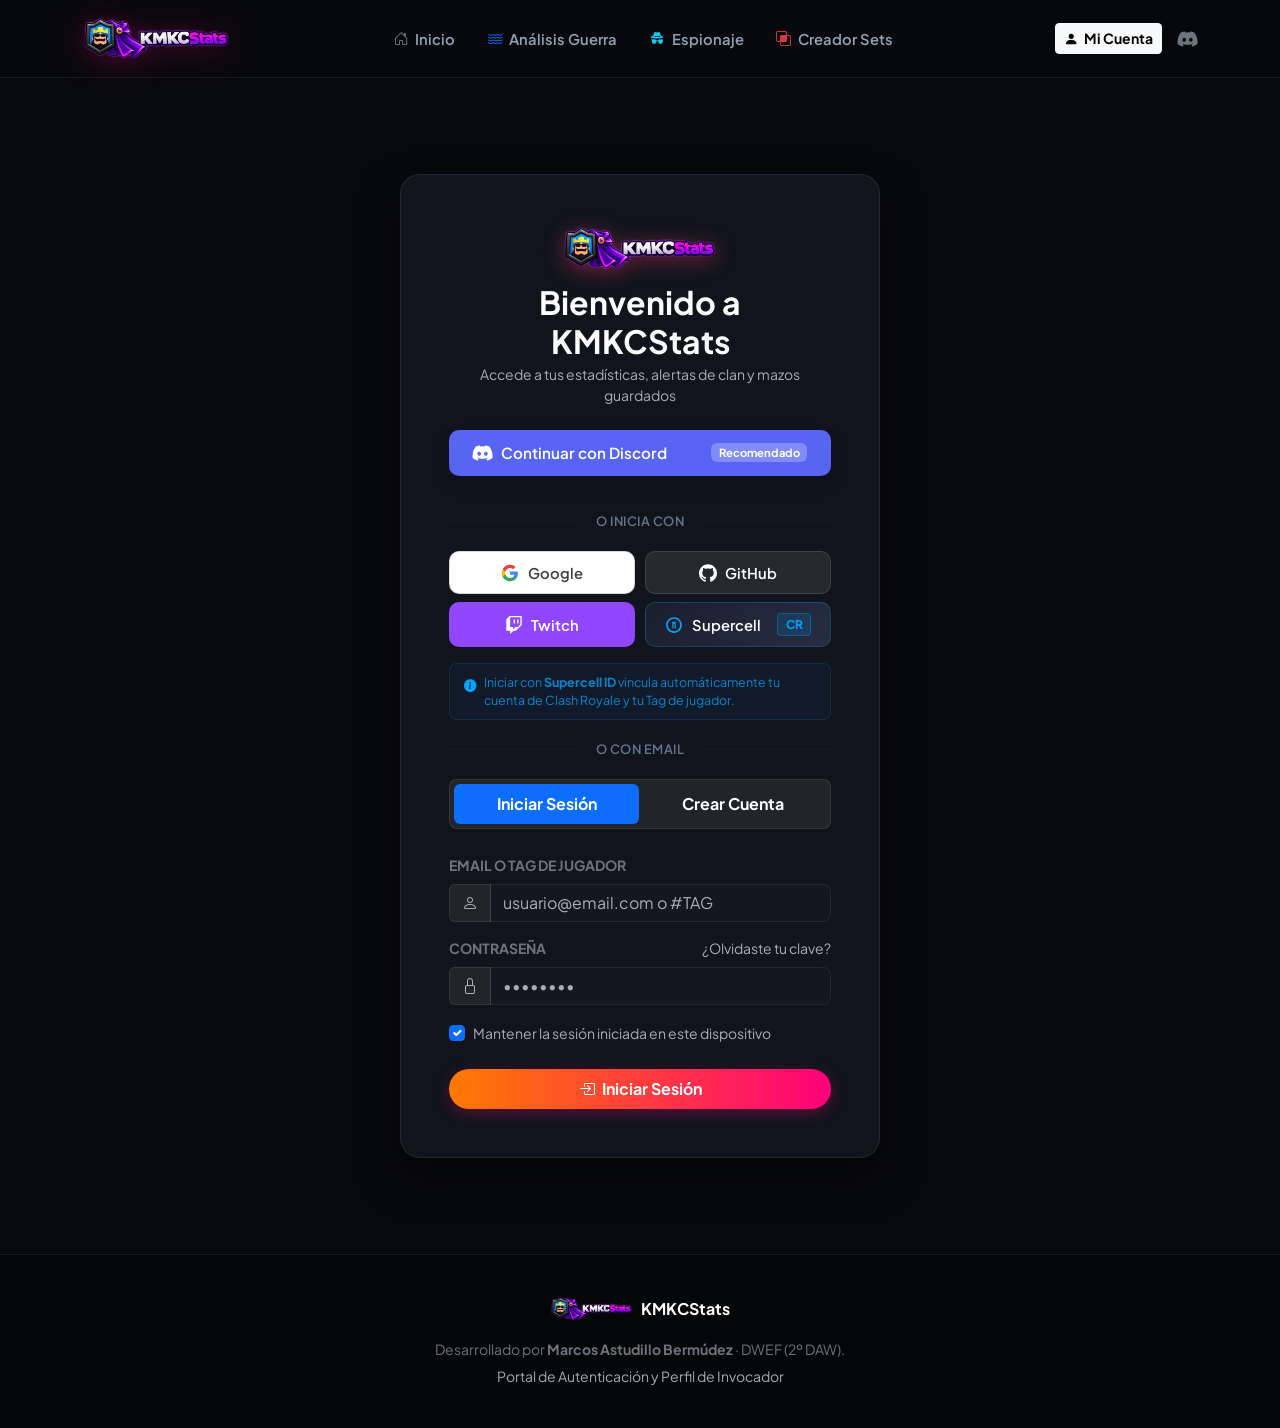
<file: pages/auth.html>
<!DOCTYPE html>
<html lang="es" data-bs-theme="dark">

<head>
  <meta charset="UTF-8">
  <meta name="viewport" content="width=device-width, initial-scale=1.0">
  <meta name="description"
    content="KMKCStats - Registro e Inicio de Sesión. Conéctate con Discord o vincula tu Tag de Clash Royale.">
  <meta name="author" content="Marcos Astudillo Bermúdez">
  <title>Acceso y Registro · KMKCStats</title>

  <!-- Bootstrap 5 CSS Local -->
  <link rel="stylesheet" href="../lib/bootstrap-5.3.8-dist/css/bootstrap.min.css">

  <!-- Bootstrap Icons CDN -->
  <link rel="stylesheet" href="https://cdn.jsdelivr.net/npm/bootstrap-icons@1.11.3/font/bootstrap-icons.min.css">

  <!-- Estilos Exclusivos KMKCStats -->
  <link rel="stylesheet" href="../styles/kmkcstats.css">
</head>

<body>

  <!-- =========================================================================
       1. BARRA DE NAVEGACIÓN
       ========================================================================= -->
  <header>
    <nav class="navbar navbar-expand-lg kmkc-navbar">
      <div class="container">
        <!-- Logo KMKCStats Oficial -->
        <a class="kmkc-brand py-0" href="../index.html">
          <img src="../assets/img/KMKCheader.png" alt="KMKCStats" class="kmkc-header-logo">
        </a>

        <button class="navbar-toggler border-0 text-white" type="button" data-bs-toggle="collapse"
          data-bs-target="#navbarContent" aria-controls="navbarContent" aria-expanded="false"
          aria-label="Toggle navigation">
          <i class="bi bi-list fs-2"></i>
        </button>

        <div class="collapse navbar-collapse" id="navbarContent">
          <ul class="navbar-nav mx-auto mb-2 mb-lg-0 gap-1">
            <li class="nav-item">
              <a class="kmkc-nav-link" href="../index.html">
                <i class="bi bi-house-door text-secondary"></i> Inicio
              </a>
            </li>
            <li class="nav-item">
              <a class="kmkc-nav-link" href="analisis-guerra.html">
                <i class="bi bi-water text-primary"></i> Análisis Guerra
              </a>
            </li>
            <li class="nav-item">
              <a class="kmkc-nav-link" href="espionaje.html">
                <i class="bi bi-incognito text-info"></i> Espionaje
              </a>
            </li>
            <li class="nav-item">
              <a class="kmkc-nav-link" href="creador-sets.html">
                <i class="bi bi-intersect text-danger"></i> Creador Sets
              </a>
            </li>
          </ul>

          <div class="d-flex align-items-center gap-3">
            <a href="auth.html" class="btn btn-outline-light btn-sm active fw-bold">
              <i class="bi bi-person-fill me-1"></i> Mi Cuenta
            </a>
            <a href="https://discord.com" target="_blank" rel="noopener noreferrer"
              class="text-secondary fs-5 hover-white" title="Comunidad de Discord">
              <i class="bi bi-discord"></i>
            </a>
          </div>
        </div>
      </div>
    </nav>
  </header>

  <!-- =========================================================================
       2. CONTENIDO PRINCIPAL (AUTENTICACIÓN)
       ========================================================================= -->
  <main class="py-5">
    <div class="container">

      <!-- Tarjeta de Registro / Login -->
      <div class="auth-card p-4 p-md-5">
        <div class="text-center mb-4">
          <div class="mb-2">
            <img src="../assets/img/KMKCheader.png" alt="KMKC Logo"
              style="height: 52px; width: auto; border-radius: 12px; filter: drop-shadow(0 4px 10px rgba(255, 51, 102, 0.4));">
          </div>
          <h2 class="fw-bold text-white mb-1">Bienvenido a KMKCStats</h2>
          <p class="text-muted small">Accede a tus estadísticas, alertas de clan y mazos guardados</p>
        </div>

        <!-- Botón Principal: Discord (Preferido) -->
        <a href="https://discord.com" target="_blank" rel="noopener noreferrer"
          class="btn-discord w-100 justify-content-center py-2 mb-3 shadow">
          <i class="bi bi-discord fs-5"></i> Continuar con Discord
          <span class="ms-auto badge bg-white bg-opacity-25 text-white" style="font-size:0.7rem;">Recomendado</span>
        </a>

        <!-- Separador -->
        <div class="divider-or">
          <hr>
          <span>o inicia con</span>
          <hr>
        </div>

        <!-- Botones de Login Social: Google + GitHub -->
        <div class="social-grid mb-2">
          <a href="#" class="btn-social btn-google" id="btn-login-google"
            title="Iniciar sesión con Google">
            <!-- Logo Google SVG -->
            <svg width="18" height="18" viewBox="0 0 24 24" xmlns="http://www.w3.org/2000/svg">
              <path d="M22.56 12.25c0-.78-.07-1.53-.2-2.25H12v4.26h5.92c-.26 1.37-1.04 2.53-2.21 3.31v2.77h3.57c2.08-1.92 3.28-4.74 3.28-8.09z" fill="#4285F4"/>
              <path d="M12 23c2.97 0 5.46-.98 7.28-2.66l-3.57-2.77c-.98.66-2.23 1.06-3.71 1.06-2.86 0-5.29-1.93-6.16-4.53H2.18v2.84C3.99 20.53 7.7 23 12 23z" fill="#34A853"/>
              <path d="M5.84 14.09c-.22-.66-.35-1.36-.35-2.09s.13-1.43.35-2.09V7.07H2.18C1.43 8.55 1 10.22 1 12s.43 3.45 1.18 4.93l3.66-2.84z" fill="#FBBC05"/>
              <path d="M12 5.38c1.62 0 3.06.56 4.21 1.64l3.15-3.15C17.45 2.09 14.97 1 12 1 7.7 1 3.99 3.47 2.18 7.07l3.66 2.84c.87-2.6 3.3-4.53 6.16-4.53z" fill="#EA4335"/>
            </svg>
            Google
          </a>

          <a href="#" class="btn-social btn-github" id="btn-login-github"
            title="Iniciar sesión con GitHub">
            <svg width="18" height="18" viewBox="0 0 24 24" xmlns="http://www.w3.org/2000/svg" fill="currentColor">
              <path d="M12 .297c-6.63 0-12 5.373-12 12 0 5.303 3.438 9.8 8.205 11.385.6.113.82-.258.82-.577 0-.285-.01-1.04-.015-2.04-3.338.724-4.042-1.61-4.042-1.61C4.422 18.07 3.633 17.7 3.633 17.7c-1.087-.744.084-.729.084-.729 1.205.084 1.838 1.236 1.838 1.236 1.07 1.835 2.809 1.305 3.495.998.108-.776.417-1.305.76-1.605-2.665-.3-5.466-1.332-5.466-5.93 0-1.31.465-2.38 1.235-3.22-.135-.303-.54-1.523.105-3.176 0 0 1.005-.322 3.3 1.23.96-.267 1.98-.399 3-.405 1.02.006 2.04.138 3 .405 2.28-1.552 3.285-1.23 3.285-1.23.645 1.653.24 2.873.12 3.176.765.84 1.23 1.91 1.23 3.22 0 4.61-2.805 5.625-5.475 5.92.42.36.81 1.096.81 2.22 0 1.606-.015 2.896-.015 3.286 0 .315.21.69.825.57C20.565 22.092 24 17.592 24 12.297c0-6.627-5.373-12-12-12"/>
            </svg>
            GitHub
          </a>
        </div>

        <!-- Botones de Login Social: Twitch + Supercell -->
        <div class="social-grid mb-3">
          <a href="#" class="btn-social btn-twitch" id="btn-login-twitch"
            title="Iniciar sesión con Twitch">
            <svg width="18" height="18" viewBox="0 0 24 24" xmlns="http://www.w3.org/2000/svg" fill="currentColor">
              <path d="M11.571 4.714h1.715v5.143H11.57zm4.715 0H18v5.143h-1.714zM6 0L1.714 4.286v15.428h5.143V24l4.286-4.286h3.428L22.286 12V0zm14.571 11.143l-3.428 3.428h-3.429l-3 3v-3H6.857V1.714h13.714z"/>
            </svg>
            Twitch
          </a>

          <a href="#" class="btn-social btn-supercell" id="btn-login-supercell"
            title="Iniciar sesión con cuenta Supercell">
            <svg width="18" height="18" viewBox="0 0 64 64" xmlns="http://www.w3.org/2000/svg" fill="#00a3ff">
              <path d="M32 4C16.536 4 4 16.536 4 32s12.536 28 28 28 28-12.536 28-28S47.464 4 32 4zm0 6c12.15 0 22 9.85 22 22S44.15 54 32 54 10 44.15 10 32 19.85 10 32 10zm-6 10v24h4V28h4v16h4V20H26z"/>
            </svg>
            Supercell
            <span class="supercell-badge">CR</span>
          </a>
        </div>

        <!-- Nota informativa Supercell -->
        <div class="supercell-note mb-3">
          <i class="bi bi-info-circle-fill flex-shrink-0 mt-1" style="color:#00a3ff;"></i>
          <span>Iniciar con <strong>Supercell ID</strong> vincula automáticamente tu cuenta de Clash Royale y tu Tag de jugador.</span>
        </div>

        <!-- Separador hacia formulario email -->
        <div class="divider-or">
          <hr>
          <span>o con email</span>
          <hr>
        </div>

        <!-- Pestañas de Login / Registro -->
        <ul class="nav nav-pills nav-fill mb-4 p-1 bg-dark rounded-3 border border-secondary border-opacity-25"
          id="authTab" role="tablist">
          <li class="nav-item" role="presentation">
            <button class="nav-link active fw-bold text-white" id="login-tab" data-bs-toggle="pill"
              data-bs-target="#login-panel" type="button" role="tab">
              Iniciar Sesión
            </button>
          </li>
          <li class="nav-item" role="presentation">
            <button class="nav-link fw-bold text-white" id="register-tab" data-bs-toggle="pill"
              data-bs-target="#register-panel" type="button" role="tab">
              Crear Cuenta
            </button>
          </li>
        </ul>

        <!-- Contenido de las Pestañas -->
        <div class="tab-content" id="authTabContent">

          <!-- FORMULARIO 1: INICIAR SESIÓN -->
          <div class="tab-pane fade show active" id="login-panel" role="tabpanel">
            <form id="login-form">
              <div class="mb-3">
                <label for="login-email" class="form-label text-secondary small fw-bold text-uppercase">Email o Tag de
                  Jugador</label>
                <div class="input-group">
                  <span class="input-group-text bg-dark border-secondary border-opacity-25 text-muted"><i
                      class="bi bi-person"></i></span>
                  <input type="text" id="login-email" class="form-control kmkc-input"
                    placeholder="usuario@email.com o #TAG" required>
                </div>
              </div>

              <div class="mb-3">
                <div class="d-flex justify-content-between">
                  <label for="login-password"
                    class="form-label text-secondary small fw-bold text-uppercase">Contraseña</label>
                  <a href="#" class="small text-muted text-decoration-none">¿Olvidaste tu clave?</a>
                </div>
                <div class="input-group">
                  <span class="input-group-text bg-dark border-secondary border-opacity-25 text-muted"><i
                      class="bi bi-lock"></i></span>
                  <input type="password" id="login-password" class="form-control kmkc-input" placeholder="••••••••"
                    required>
                </div>
              </div>

              <div class="form-check mb-4">
                <input class="form-check-input" type="checkbox" id="remember-me" checked>
                <label class="form-check-label text-muted small" for="remember-me">
                  Mantener la sesión iniciada en este dispositivo
                </label>
              </div>

              <button type="submit" class="btn btn-upgrade w-100 py-2 fs-6">
                <i class="bi bi-box-arrow-in-right me-1"></i> Iniciar Sesión
              </button>
            </form>
          </div>

          <!-- FORMULARIO 2: REGISTRARSE -->
          <div class="tab-pane fade" id="register-panel" role="tabpanel">
            <form id="register-form">
              <div class="mb-3">
                <label for="reg-username" class="form-label text-secondary small fw-bold text-uppercase">Nombre de
                  Usuario</label>
                <input type="text" id="reg-username" class="form-control kmkc-input" placeholder="Tu apodo o nick"
                  required>
              </div>

              <div class="mb-3">
                <label for="reg-email" class="form-label text-secondary small fw-bold text-uppercase">Correo
                  Electrónico</label>
                <input type="email" id="reg-email" class="form-control kmkc-input" placeholder="tu@correo.com" required>
              </div>

              <div class="mb-3">
                <label for="reg-tag" class="form-label text-secondary small fw-bold text-uppercase">Tag de Clash Royale
                  (#TAG)</label>
                <input type="text" id="reg-tag" class="form-control kmkc-input font-monospace" placeholder="ej. #2PP9CL"
                  required>
                <small class="text-muted d-block mt-1">Lo usamos para vincular tu nivel de cartas y alertas de clan
                  automáticamente.</small>
              </div>

              <div class="mb-3">
                <label for="reg-password"
                  class="form-label text-secondary small fw-bold text-uppercase">Contraseña</label>
                <input type="password" id="reg-password" class="form-control kmkc-input"
                  placeholder="Mínimo 6 caracteres" required>
              </div>

              <div class="form-check mb-4">
                <input class="form-check-input" type="checkbox" id="accept-terms" required>
                <label class="form-check-label text-muted small" for="accept-terms">
                  Acepto los términos de uso y la política de privacidad
                </label>
              </div>

              <button type="submit" class="btn btn-upgrade w-100 py-2 fs-6">
                <i class="bi bi-person-plus-fill me-1"></i> Crear mi Cuenta
              </button>
            </form>
          </div>

        </div>

      </div>

    </div>
  </main>

  <!-- =========================================================================
       3. PIE DE PÁGINA
       ========================================================================= -->
  <footer class="kmkc-footer">
    <div class="container text-center">
      <div class="d-flex align-items-center justify-content-center gap-2 mb-3">
        <img src="../assets/img/KMKCheader.png" alt="KMKC Logo" style="height: 28px; width: auto; border-radius: 6px;">
        <strong class="text-white">KMKCStats</strong>
      </div>
      <p class="text-secondary small mb-1">
        Desarrollado por <strong>Marcos Astudillo Bermúdez</strong> · DWEF (2º DAW).
      </p>
      <small class="text-muted">Portal de Autenticación y Perfil de Invocador</small>
    </div>
  </footer>

  <!-- Scripts -->
  <script src="../lib/bootstrap-5.3.8-dist/js/bootstrap.bundle.min.js"></script>
  <script>
    document.addEventListener('DOMContentLoaded', () => {
      const loginForm = document.getElementById('login-form');
      const registerForm = document.getElementById('register-form');

      if (loginForm) {
        loginForm.addEventListener('submit', (e) => {
          e.preventDefault();
          const email = document.getElementById('login-email').value.trim();
          localStorage.setItem('kmkc_logged_user', email);
          alert(`✅ ¡Bienvenido de nuevo, ${email}! Sesión iniciada con éxito.`);
          window.location.href = '../index.html';
        });
      }

      if (registerForm) {
        registerForm.addEventListener('submit', (e) => {
          e.preventDefault();
          const user = document.getElementById('reg-username').value.trim();
          const tag = document.getElementById('reg-tag').value.trim();
          localStorage.setItem('kmkc_logged_user', user);
          localStorage.setItem('kmkc_user_tag', tag);
          alert(`🎉 ¡Cuenta creada con éxito para ${user} (Tag: ${tag})! Redirigiendo...`);
          window.location.href = '../index.html';
        });
      }
    });
  </script>
</body>

</html>
</file>
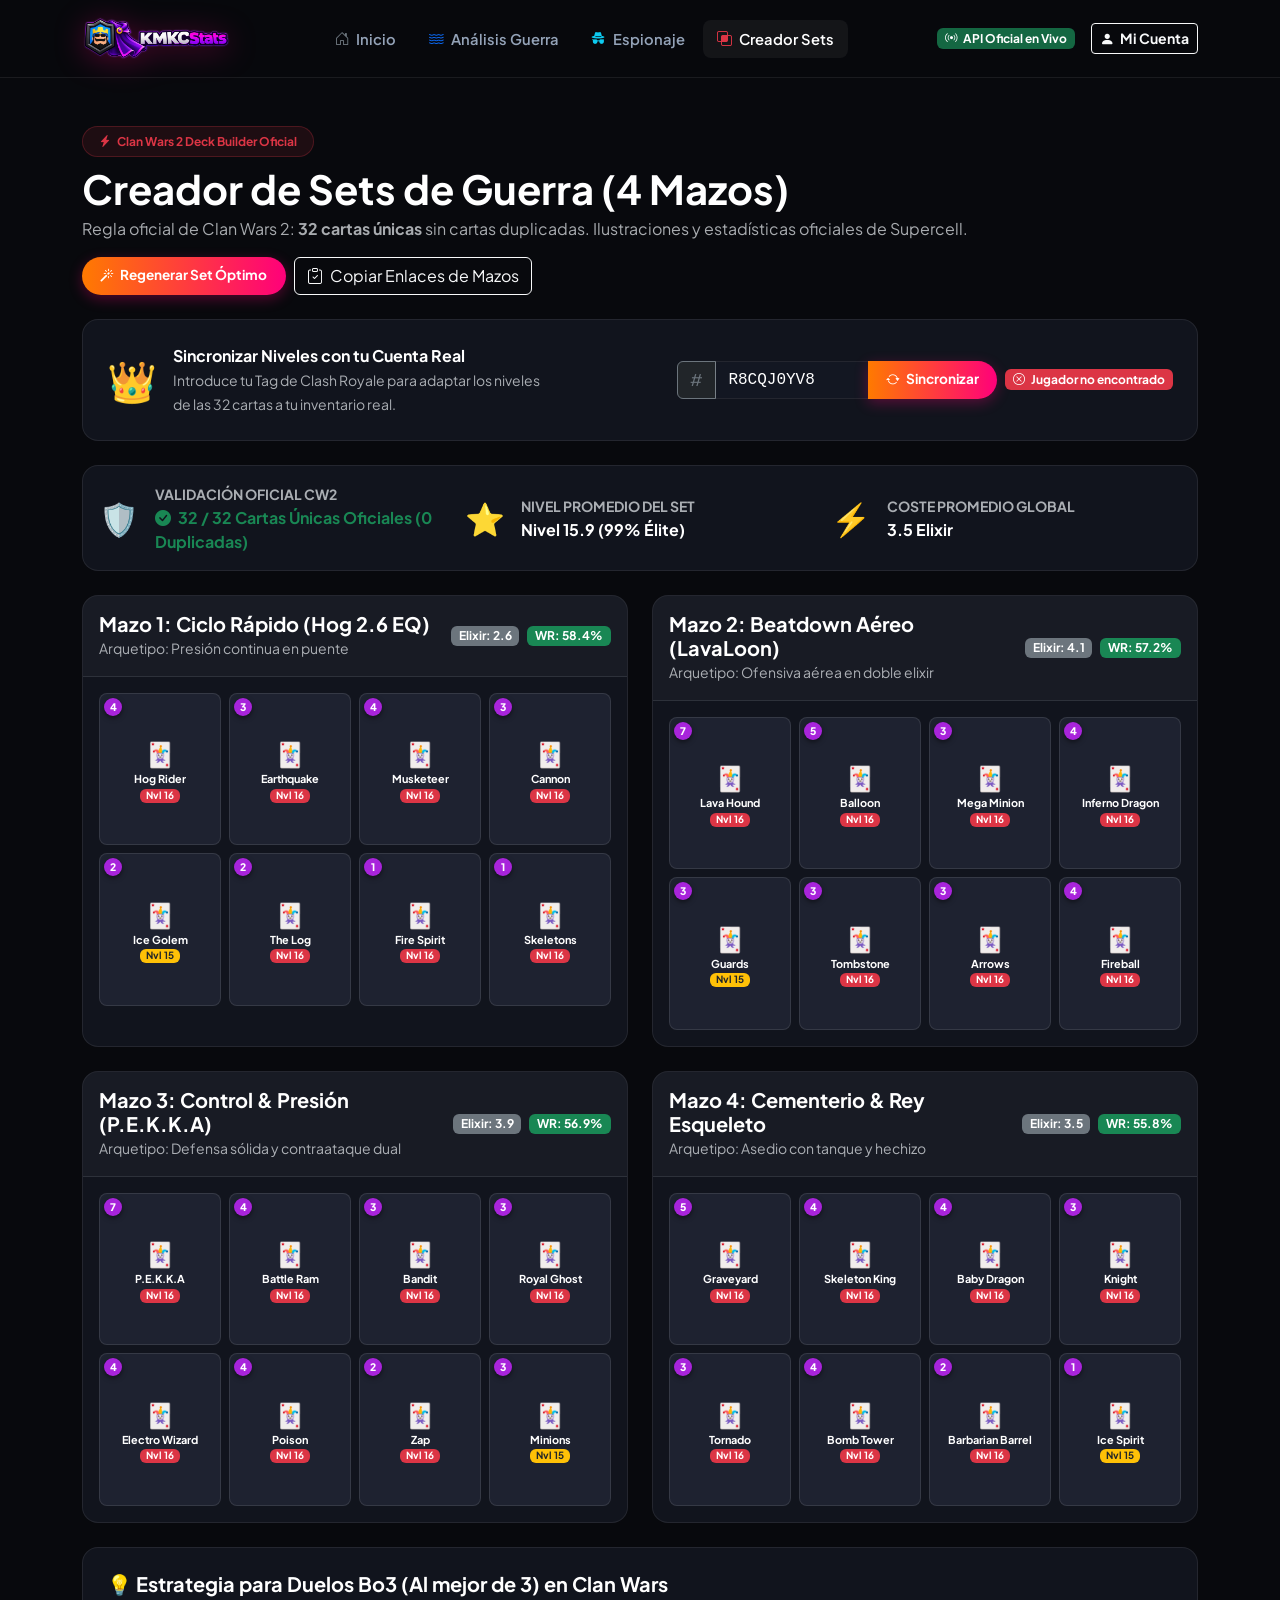
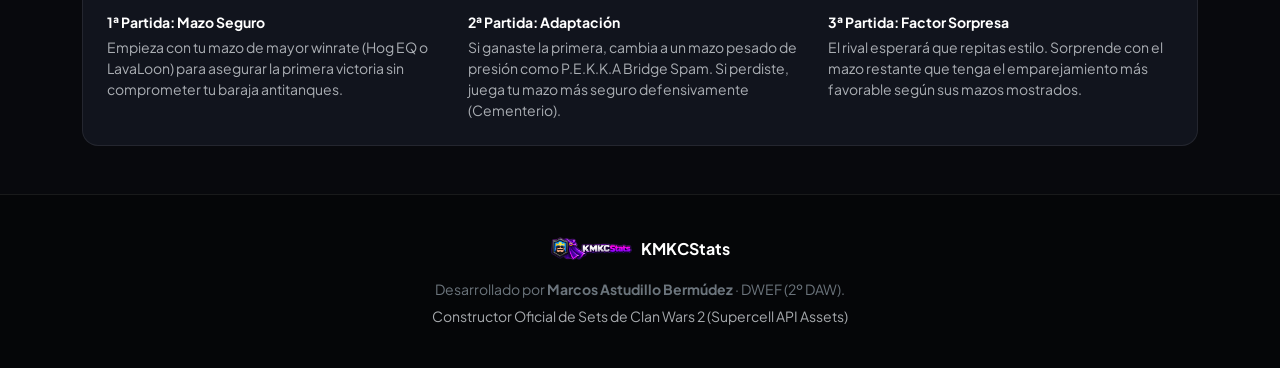
<file: pages/creador-sets.html>
<!DOCTYPE html>
<html lang="es" data-bs-theme="dark">

<head>
  <meta charset="UTF-8">
  <meta name="viewport" content="width=device-width, initial-scale=1.0">
  <meta name="description" content="KMKCStats - Creador y Optimizador Oficial de Sets de Guerra para Clan Wars 2. 32 cartas únicas oficiales de Supercell adaptadas al nivel real de tu cuenta.">
  <meta name="author" content="Marcos Astudillo Bermúdez">
  <title>Creador de Sets de Guerra · KMKCStats</title>

  <!-- Bootstrap 5 CSS Local -->
  <link rel="stylesheet" href="../lib/bootstrap-5.3.8-dist/css/bootstrap.min.css">

  <!-- Bootstrap Icons CDN -->
  <link rel="stylesheet" href="https://cdn.jsdelivr.net/npm/bootstrap-icons@1.11.3/font/bootstrap-icons.min.css">

  <!-- Estilos Exclusivos KMKCStats -->
  <link rel="stylesheet" href="../styles/kmkcstats.css">
</head>

<body>

  <!-- =========================================================================
       1. BARRA DE NAVEGACIÓN
       ========================================================================= -->
  <header>
    <nav class="navbar navbar-expand-lg kmkc-navbar">
      <div class="container">
        <!-- Logo KMKCStats Oficial -->
        <a class="kmkc-brand py-0" href="../index.html">
          <img src="../assets/img/KMKCheader.png" alt="KMKCStats" class="kmkc-header-logo">
        </a>

        <button class="navbar-toggler border-0 text-white" type="button" data-bs-toggle="collapse"
          data-bs-target="#navbarContent" aria-controls="navbarContent" aria-expanded="false"
          aria-label="Toggle navigation">
          <i class="bi bi-list fs-2"></i>
        </button>

        <div class="collapse navbar-collapse" id="navbarContent">
          <ul class="navbar-nav mx-auto mb-2 mb-lg-0 gap-1">
            <li class="nav-item">
              <a class="kmkc-nav-link" href="../index.html">
                <i class="bi bi-house-door text-secondary"></i> Inicio
              </a>
            </li>
            <li class="nav-item">
              <a class="kmkc-nav-link" href="analisis-guerra.html">
                <i class="bi bi-water text-primary"></i> Análisis Guerra
              </a>
            </li>
            <li class="nav-item">
              <a class="kmkc-nav-link" href="espionaje.html">
                <i class="bi bi-incognito text-info"></i> Espionaje
              </a>
            </li>
            <li class="nav-item">
              <a class="kmkc-nav-link active" href="creador-sets.html">
                <i class="bi bi-intersect text-danger"></i> Creador Sets
              </a>
            </li>
          </ul>

          <div class="d-flex align-items-center gap-3">
            <span class="badge bg-success bg-opacity-75 text-white">
              <i class="bi bi-broadcast me-1"></i> API Oficial en Vivo
            </span>
            <a href="auth.html" class="btn btn-outline-light btn-sm fw-bold">
              <i class="bi bi-person-fill me-1"></i> Mi Cuenta
            </a>
          </div>
        </div>
      </div>
    </nav>
  </header>

  <!-- =========================================================================
       2. CONTENIDO PRINCIPAL
       ========================================================================= -->
  <main class="py-5">
    <div class="container">

      <!-- Encabezado del Optimizador -->
      <div class="d-flex flex-wrap justify-content-between align-items-center gap-3 mb-4">
        <div>
          <span class="badge bg-danger bg-opacity-10 text-danger border border-danger border-opacity-25 px-3 py-2 rounded-pill mb-2">
            <i class="bi bi-lightning-charge-fill me-1"></i> Clan Wars 2 Deck Builder Oficial
          </span>
          <h1 class="fw-bold text-white mb-1">Creador de Sets de Guerra (4 Mazos)</h1>
          <p class="text-muted mb-0">
            Regla oficial de Clan Wars 2: <strong>32 cartas únicas</strong> sin cartas duplicadas. Ilustraciones y estadísticas oficiales de Supercell.
          </p>
        </div>

        <div class="d-flex flex-wrap gap-2">
          <button id="btn-load-optimal" class="btn btn-upgrade">
            <i class="bi bi-magic me-1"></i> Regenerar Set Óptimo
          </button>
          <button id="btn-copy-all" class="btn btn-outline-light">
            <i class="bi bi-clipboard-check me-1"></i> Copiar Enlaces de Mazos
          </button>
        </div>
      </div>

      <!-- Sincronización con Cuenta Real de Jugador -->
      <div class="kmkc-card p-4 mb-4">
        <div class="row align-items-center g-3">
          <div class="col-lg-5">
            <div class="d-flex align-items-center gap-3">
              <div class="fs-1 text-warning">👑</div>
              <div>
                <strong class="text-white d-block">Sincronizar Niveles con tu Cuenta Real</strong>
                <small class="text-muted">Introduce tu Tag de Clash Royale para adaptar los niveles de las 32 cartas a tu inventario real.</small>
              </div>
            </div>
          </div>

          <div class="col-lg-7">
            <div class="d-flex flex-wrap align-items-center justify-content-lg-end gap-2">
              <div class="input-group" style="max-width: 320px;">
                <span class="input-group-text bg-dark border-secondary text-secondary">#</span>
                <input type="text" id="sync-player-input" class="form-control kmkc-input text-uppercase font-monospace" placeholder="TAG jugador (ej: R8CQJ0YV8)" value="R8CQJ0YV8">
                <button id="btn-sync-player" class="btn btn-upgrade">
                  <i class="bi bi-arrow-repeat me-1"></i> Sincronizar
                </button>
              </div>
              <span id="sync-status-badge" class="badge bg-success bg-opacity-25 text-success border border-success border-opacity-50 px-3 py-2">
                <i class="bi bi-check-circle me-1"></i> Niveles Máximos
              </span>
            </div>
          </div>
        </div>
      </div>

      <!-- Barra de Estado del Set -->
      <div class="kmkc-card p-3 mb-4">
        <div class="row align-items-center g-3">
          <div class="col-md-4">
            <div class="d-flex align-items-center gap-3">
              <div class="fs-2 text-warning">🛡️</div>
              <div>
                <small class="text-muted text-uppercase fw-bold">Validación Oficial CW2</small>
                <div id="validation-status" class="fw-bold text-success">
                  <i class="bi bi-check-circle-fill me-1"></i> 32 / 32 Cartas Únicas (0 Duplicadas)
                </div>
              </div>
            </div>
          </div>

          <div class="col-md-4">
            <div class="d-flex align-items-center gap-3">
              <div class="fs-2 text-info">⭐</div>
              <div>
                <small class="text-muted text-uppercase fw-bold">Nivel Promedio del Set</small>
                <div id="set-avg-level" class="fw-bold text-white">Nivel 14.8 (Calculando...)</div>
              </div>
            </div>
          </div>

          <div class="col-md-4">
            <div class="d-flex align-items-center gap-3">
              <div class="fs-2 text-danger">⚡</div>
              <div>
                <small class="text-muted text-uppercase fw-bold">Coste Promedio Global</small>
                <div id="set-avg-elixir" class="fw-bold text-white">3.5 Elixir</div>
              </div>
            </div>
          </div>
        </div>
      </div>

      <!-- Los 4 Mazos de Guerra con Arte Oficial -->
      <div class="row g-4" id="decks-container">

        <!-- Mazo 1: Ciclo Rápido -->
        <div class="col-lg-6">
          <div class="kmkc-card h-100">
            <div class="deck-slot-header d-flex justify-content-between align-items-center p-3 border-bottom border-secondary border-opacity-25">
              <div>
                <h5 class="fw-bold text-white mb-0">Mazo 1: Ciclo Rápido (Hog 2.6 EQ)</h5>
                <small class="text-muted">Arquetipo: Presión continua en puente</small>
              </div>
              <div class="d-flex gap-2">
                <span class="badge bg-secondary">Elixir: 2.6</span>
                <span class="badge bg-success">WR: 58.4%</span>
              </div>
            </div>
            <div class="p-3">
              <div class="row g-2" id="slot-deck-1">
                <div class="text-center py-4 text-muted">
                  <div class="spinner-border spinner-border-sm text-danger me-2" role="status"></div>
                  Cargando cartas oficiales de Supercell...
                </div>
              </div>
            </div>
          </div>
        </div>

        <!-- Mazo 2: Beatdown Aéreo -->
        <div class="col-lg-6">
          <div class="kmkc-card h-100">
            <div class="deck-slot-header d-flex justify-content-between align-items-center p-3 border-bottom border-secondary border-opacity-25">
              <div>
                <h5 class="fw-bold text-white mb-0">Mazo 2: Beatdown Aéreo (LavaLoon)</h5>
                <small class="text-muted">Arquetipo: Ofensiva aérea en doble elixir</small>
              </div>
              <div class="d-flex gap-2">
                <span class="badge bg-secondary">Elixir: 4.1</span>
                <span class="badge bg-success">WR: 57.2%</span>
              </div>
            </div>
            <div class="p-3">
              <div class="row g-2" id="slot-deck-2">
                <div class="text-center py-4 text-muted">
                  <div class="spinner-border spinner-border-sm text-danger me-2" role="status"></div>
                  Cargando cartas oficiales de Supercell...
                </div>
              </div>
            </div>
          </div>
        </div>

        <!-- Mazo 3: Bridge Spam -->
        <div class="col-lg-6">
          <div class="kmkc-card h-100">
            <div class="deck-slot-header d-flex justify-content-between align-items-center p-3 border-bottom border-secondary border-opacity-25">
              <div>
                <h5 class="fw-bold text-white mb-0">Mazo 3: Control & Presión (P.E.K.K.A)</h5>
                <small class="text-muted">Arquetipo: Defensa sólida y contraataque dual</small>
              </div>
              <div class="d-flex gap-2">
                <span class="badge bg-secondary">Elixir: 3.9</span>
                <span class="badge bg-success">WR: 56.9%</span>
              </div>
            </div>
            <div class="p-3">
              <div class="row g-2" id="slot-deck-3">
                <div class="text-center py-4 text-muted">
                  <div class="spinner-border spinner-border-sm text-danger me-2" role="status"></div>
                  Cargando cartas oficiales de Supercell...
                </div>
              </div>
            </div>
          </div>
        </div>

        <!-- Mazo 4: Cementerio Control -->
        <div class="col-lg-6">
          <div class="kmkc-card h-100">
            <div class="deck-slot-header d-flex justify-content-between align-items-center p-3 border-bottom border-secondary border-opacity-25">
              <div>
                <h5 class="fw-bold text-white mb-0">Mazo 4: Cementerio & Rey Esqueleto</h5>
                <small class="text-muted">Arquetipo: Asedio con tanque y hechizo</small>
              </div>
              <div class="d-flex gap-2">
                <span class="badge bg-secondary">Elixir: 3.5</span>
                <span class="badge bg-success">WR: 55.8%</span>
              </div>
            </div>
            <div class="p-3">
              <div class="row g-2" id="slot-deck-4">
                <div class="text-center py-4 text-muted">
                  <div class="spinner-border spinner-border-sm text-danger me-2" role="status"></div>
                  Cargando cartas oficiales de Supercell...
                </div>
              </div>
            </div>
          </div>
        </div>

      </div>

      <!-- Consejos Tácticos para Duelos de Guerra -->
      <div class="kmkc-card p-4 mt-4">
        <h5 class="fw-bold text-white mb-3">💡 Estrategia para Duelos Bo3 (Al mejor de 3) en Clan Wars</h5>
        <div class="row g-3 text-muted small">
          <div class="col-md-4">
            <strong class="text-white d-block mb-1">1ª Partida: Mazo Seguro</strong>
            Empieza con tu mazo de mayor winrate (Hog EQ o LavaLoon) para asegurar la primera victoria sin comprometer tu baraja antitanques.
          </div>
          <div class="col-md-4">
            <strong class="text-white d-block mb-1">2ª Partida: Adaptación</strong>
            Si ganaste la primera, cambia a un mazo pesado de presión como P.E.K.K.A Bridge Spam. Si perdiste, juega tu mazo más seguro defensivamente (Cementerio).
          </div>
          <div class="col-md-4">
            <strong class="text-white d-block mb-1">3ª Partida: Factor Sorpresa</strong>
            El rival esperará que repitas estilo. Sorprende con el mazo restante que tenga el emparejamiento más favorable según sus mazos mostrados.
          </div>
        </div>
      </div>

    </div>
  </main>

  <!-- =========================================================================
       3. PIE DE PÁGINA
       ========================================================================= -->
  <footer class="kmkc-footer">
    <div class="container text-center">
      <div class="d-flex align-items-center justify-content-center gap-2 mb-3">
        <img src="../assets/img/KMKCheader.png" alt="KMKC Logo" style="height: 28px; width: auto; border-radius: 6px;">
        <strong class="text-white">KMKCStats</strong>
      </div>
      <p class="text-secondary small mb-1">
        Desarrollado por <strong>Marcos Astudillo Bermúdez</strong> · DWEF (2º DAW).
      </p>
      <small class="text-muted">Constructor Oficial de Sets de Clan Wars 2 (Supercell API Assets)</small>
    </div>
  </footer>

  <!-- Scripts -->
  <script src="../lib/bootstrap-5.3.8-dist/js/bootstrap.bundle.min.js"></script>
  <script src="../js/api.js"></script>
  <script>
    document.addEventListener('DOMContentLoaded', () => {
      const syncInput = document.getElementById('sync-player-input');
      const btnSyncPlayer = document.getElementById('btn-sync-player');
      const syncStatusBadge = document.getElementById('sync-status-badge');
      const btnCopyAll = document.getElementById('btn-copy-all');
      const btnLoadOptimal = document.getElementById('btn-load-optimal');

      // Mapa local de cartas oficiales de la API de Supercell (nombre -> objeto carta)
      let officialCardsMap = {};
      let playerLevelMap = {};

      // 4 Mazos competitivos que NO repiten ninguna de las 32 cartas (nombres oficiales de la API)
      const warDecksPlan = {
        deck1: [
          { name: 'Hog Rider', elixir: 4, fallbackLevel: 16 },
          { name: 'Earthquake', elixir: 3, fallbackLevel: 16 },
          { name: 'Musketeer', elixir: 4, fallbackLevel: 16 },
          { name: 'Cannon', elixir: 3, fallbackLevel: 16 },
          { name: 'Ice Golem', elixir: 2, fallbackLevel: 15 },
          { name: 'The Log', elixir: 2, fallbackLevel: 16 },
          { name: 'Fire Spirit', elixir: 1, fallbackLevel: 16 },
          { name: 'Skeletons', elixir: 1, fallbackLevel: 16 }
        ],
        deck2: [
          { name: 'Lava Hound', elixir: 7, fallbackLevel: 16 },
          { name: 'Balloon', elixir: 5, fallbackLevel: 16 },
          { name: 'Mega Minion', elixir: 3, fallbackLevel: 16 },
          { name: 'Inferno Dragon', elixir: 4, fallbackLevel: 16 },
          { name: 'Guards', elixir: 3, fallbackLevel: 15 },
          { name: 'Tombstone', elixir: 3, fallbackLevel: 16 },
          { name: 'Arrows', elixir: 3, fallbackLevel: 16 },
          { name: 'Fireball', elixir: 4, fallbackLevel: 16 }
        ],
        deck3: [
          { name: 'P.E.K.K.A', elixir: 7, fallbackLevel: 16 },
          { name: 'Battle Ram', elixir: 4, fallbackLevel: 16 },
          { name: 'Bandit', elixir: 3, fallbackLevel: 16 },
          { name: 'Royal Ghost', elixir: 3, fallbackLevel: 16 },
          { name: 'Electro Wizard', elixir: 4, fallbackLevel: 16 },
          { name: 'Poison', elixir: 4, fallbackLevel: 16 },
          { name: 'Zap', elixir: 2, fallbackLevel: 16 },
          { name: 'Minions', elixir: 3, fallbackLevel: 15 }
        ],
        deck4: [
          { name: 'Graveyard', elixir: 5, fallbackLevel: 16 },
          { name: 'Skeleton King', elixir: 4, fallbackLevel: 16 },
          { name: 'Baby Dragon', elixir: 4, fallbackLevel: 16 },
          { name: 'Knight', elixir: 3, fallbackLevel: 16 },
          { name: 'Tornado', elixir: 3, fallbackLevel: 16 },
          { name: 'Bomb Tower', elixir: 4, fallbackLevel: 16 },
          { name: 'Barbarian Barrel', elixir: 2, fallbackLevel: 16 },
          { name: 'Ice Spirit', elixir: 1, fallbackLevel: 15 }
        ]
      };

      // Carga cartas oficiales de la API
      const initOfficialCards = async () => {
        const cardsList = await SupercellAPI.getCards();
        cardsList.forEach(c => {
          officialCardsMap[c.name.toLowerCase()] = c;
        });
        renderDeckSlots();
      };

      // Renderiza los 4 slots de mazos con las ilustraciones oficiales de Supercell
      const renderDeckSlots = () => {
        let totalLevels = 0;
        let totalCardsCount = 0;
        const allCardNames = new Set();

        ['1', '2', '3', '4'].forEach(num => {
          const container = document.getElementById(`slot-deck-${num}`);
          const cards = warDecksPlan[`deck${num}`];

          container.innerHTML = cards.map(cPlan => {
            allCardNames.add(cPlan.name.toLowerCase());
            const officialCard = officialCardsMap[cPlan.name.toLowerCase()] || {};
            const imgUrl = officialCard.iconUrls ? (officialCard.iconUrls.medium || officialCard.iconUrls.evolutionMedium) : null;
            const elixir = officialCard.elixirCost || cPlan.elixir || 3;
            
            // Nivel real sincronizado o fallback
            const cardLevel = playerLevelMap[cPlan.name.toLowerCase()] || cPlan.fallbackLevel || 16;
            totalLevels += cardLevel;
            totalCardsCount++;

            return `
              <div class="col-3">
                <div class="cr-card-item p-2" title="${cPlan.name} (Elixir: ${elixir})">
                  <span class="cr-card-elixir">${elixir}</span>
                  ${imgUrl 
                    ? `<img src="${imgUrl}" alt="${cPlan.name}" style="height: 52px; width: auto; max-width: 100%; object-fit: contain; filter: drop-shadow(0 2px 4px rgba(0,0,0,0.6));">` 
                    : `<span class="fs-4">🃏</span>`
                  }
                  <div class="cr-card-name" style="font-size: 0.68rem; margin-top: 2px;">${cPlan.name}</div>
                  <span class="badge ${cardLevel >= 16 ? 'bg-danger' : cardLevel >= 14 ? 'bg-warning text-dark' : 'bg-secondary'} mt-1" style="font-size: 0.62rem; padding: 2px 6px;">
                    Nvl ${cardLevel}
                  </span>
                </div>
              </div>
            `;
          }).join('');
        });

        // Actualizar métricas del set
        if (totalCardsCount > 0) {
          const avgLvl = (totalLevels / totalCardsCount).toFixed(1);
          document.getElementById('set-avg-level').textContent = `Nivel ${avgLvl} (${Math.round((totalLevels / (totalCardsCount * 16)) * 100)}% Élite)`;
        }

        document.getElementById('validation-status').innerHTML = `
          <i class="bi bi-check-circle-fill me-1"></i> ${allCardNames.size} / 32 Cartas Únicas Oficiales (0 Duplicadas)
        `;
      };

      // Sincronizar niveles con la cuenta real de un jugador desde Supercell API
      const syncPlayerAccount = async (rawTag) => {
        const tag = SupercellAPI.formatTag(rawTag);
        syncStatusBadge.className = 'badge bg-secondary';
        syncStatusBadge.innerHTML = '<span class="spinner-border spinner-border-sm me-1"></span> Consultando cuenta...';

        try {
          const res = await SupercellAPI.getPlayerFull(tag);

          if (!res.success || !res.data) {
            syncStatusBadge.className = 'badge bg-danger';
            syncStatusBadge.innerHTML = '<i class="bi bi-x-circle me-1"></i> Jugador no encontrado';
            alert(`No se pudo encontrar al jugador con tag "${tag}" en la API oficial de Supercell.`);
            return;
          }

          const p = res.data;
          const unlockedCards = p.cards || [];
          playerLevelMap = {};

          unlockedCards.forEach(c => {
            // La API devuelve el nivel relativo al maxLevel (ej: level=14, maxLevel=14 => nivel real 16)
            // maxLevel en la API es el nivel máximo de esa carta (14 para la mayoría, 13 para legendarias)
            // Fórmula: nivelReal = level + (16 - maxLevel)
            const standardLevel = c.level + (16 - (c.maxLevel || 14));
            playerLevelMap[c.name.toLowerCase()] = Math.max(1, Math.min(16, standardLevel));
          });

          renderDeckSlots();

          syncStatusBadge.className = 'badge bg-success bg-opacity-25 text-success border border-success border-opacity-50 px-3 py-2';
          syncStatusBadge.innerHTML = `<i class="bi bi-check-circle me-1"></i> Sincronizado con ${p.name}`;
          alert(`✅ Niveles sincronizados con éxito con la cuenta de "${p.name}" (${unlockedCards.length} cartas analizadas).`);
        } catch (err) {
          syncStatusBadge.className = 'badge bg-danger';
          syncStatusBadge.innerHTML = '<i class="bi bi-exclamation-triangle me-1"></i> Error API';
          console.error(err);
        }
      };

      // Eventos
      btnSyncPlayer.addEventListener('click', () => {
        const tag = syncInput.value.trim();
        if (tag) syncPlayerAccount(tag);
      });

      syncInput.addEventListener('keydown', (e) => {
        if (e.key === 'Enter') {
          e.preventDefault();
          const tag = syncInput.value.trim();
          if (tag) syncPlayerAccount(tag);
        }
      });

      btnCopyAll.addEventListener('click', () => {
        const textToCopy = `KMKCStats - Clan Wars 2 Sets Oficiales:
Mazo 1: https://link.clashroyale.com/deck/es?deck=26000021;28000014;26000014;27000004;26000038;28000011;26000057;26000010
Mazo 2: https://link.clashroyale.com/deck/es?deck=26000029;26000006;26000039;26000037;26000025;27000009;28000001;28000000
Mazo 3: https://link.clashroyale.com/deck/es?deck=26000004;26000036;26000046;26000050;26000042;28000009;28000008;26000005
Mazo 4: https://link.clashroyale.com/deck/es?deck=28000012;26000089;26000015;26000000;28000010;27000007;28000015;26000030`;
        navigator.clipboard.writeText(textToCopy).then(() => {
          alert('📋 ¡Los 4 enlaces de importación directa a Clash Royale han sido copiados al portapapeles!');
        }).catch(() => {
          alert('📋 Enlaces de importación preparados para Clash Royale.');
        });
      });

      btnLoadOptimal.addEventListener('click', () => {
        renderDeckSlots();
        alert('✨ Set de guerra regenerado con 32 cartas únicas oficiales de Supercell.');
      });

      // Inicialización
      initOfficialCards();
      // Sincronizar de inicio con el jugador por defecto
      if (syncInput.value.trim()) {
        syncPlayerAccount(syncInput.value.trim());
      }
    });
  </script>
</body>

</html>
</file>
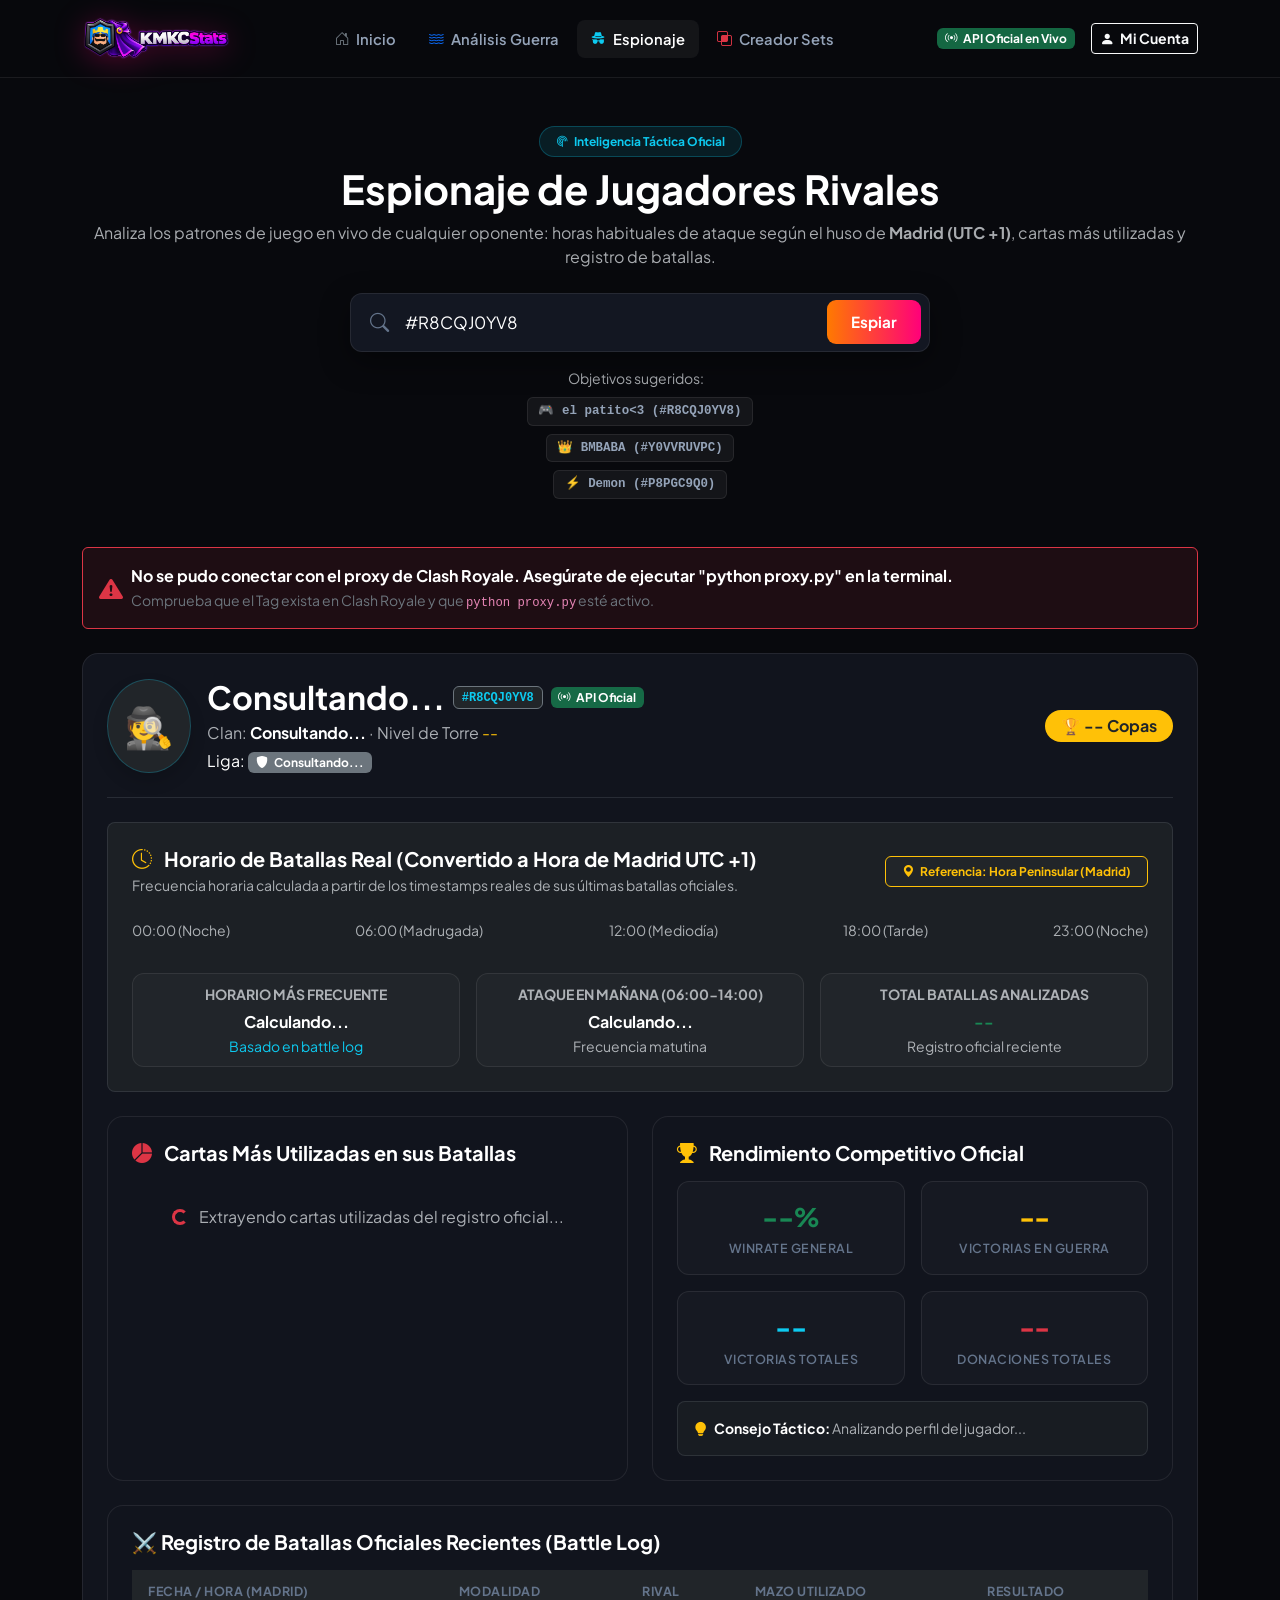
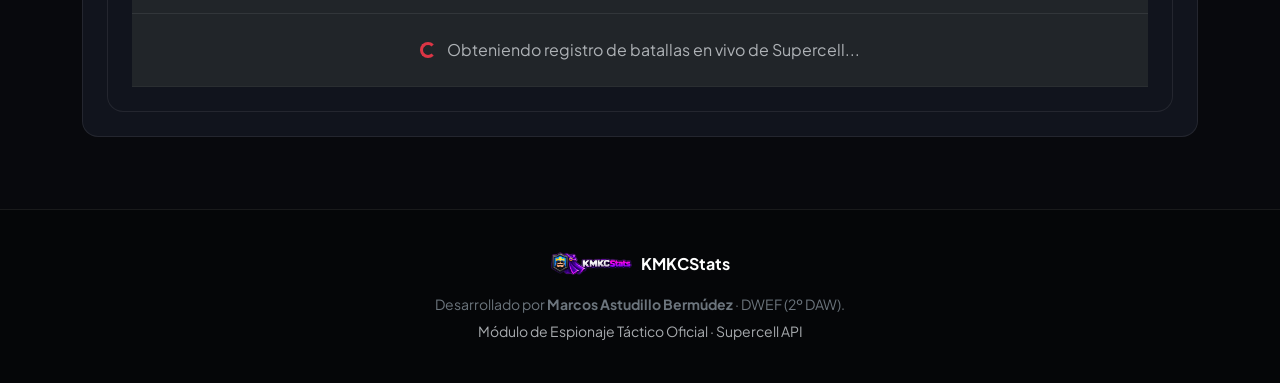
<file: pages/espionaje.html>
<!DOCTYPE html>
<html lang="es" data-bs-theme="dark">

<head>
  <meta charset="UTF-8">
  <meta name="viewport" content="width=device-width, initial-scale=1.0">
  <meta name="description" content="KMKCStats - Espionaje táctico en vivo de jugadores rivales: horarios reales comparados con Madrid (UTC +1), hábitos de cartas y registro de batallas.">
  <meta name="author" content="Marcos Astudillo Bermúdez">
  <title>Espionaje Táctico · KMKCStats</title>

  <!-- Bootstrap 5 CSS Local -->
  <link rel="stylesheet" href="../lib/bootstrap-5.3.8-dist/css/bootstrap.min.css">

  <!-- Bootstrap Icons CDN -->
  <link rel="stylesheet" href="https://cdn.jsdelivr.net/npm/bootstrap-icons@1.11.3/font/bootstrap-icons.min.css">

  <!-- Estilos Exclusivos KMKCStats -->
  <link rel="stylesheet" href="../styles/kmkcstats.css">
</head>

<body>

  <!-- =========================================================================
       1. BARRA DE NAVEGACIÓN
       ========================================================================= -->
  <header>
    <nav class="navbar navbar-expand-lg kmkc-navbar">
      <div class="container">
        <!-- Logo KMKCStats Oficial -->
        <a class="kmkc-brand py-0" href="../index.html">
          <img src="../assets/img/KMKCheader.png" alt="KMKCStats" class="kmkc-header-logo">
        </a>

        <button class="navbar-toggler border-0 text-white" type="button" data-bs-toggle="collapse"
          data-bs-target="#navbarContent" aria-controls="navbarContent" aria-expanded="false"
          aria-label="Toggle navigation">
          <i class="bi bi-list fs-2"></i>
        </button>

        <div class="collapse navbar-collapse" id="navbarContent">
          <ul class="navbar-nav mx-auto mb-2 mb-lg-0 gap-1">
            <li class="nav-item">
              <a class="kmkc-nav-link" href="../index.html">
                <i class="bi bi-house-door text-secondary"></i> Inicio
              </a>
            </li>
            <li class="nav-item">
              <a class="kmkc-nav-link" href="analisis-guerra.html">
                <i class="bi bi-water text-primary"></i> Análisis Guerra
              </a>
            </li>
            <li class="nav-item">
              <a class="kmkc-nav-link active" href="espionaje.html">
                <i class="bi bi-incognito text-info"></i> Espionaje
              </a>
            </li>
            <li class="nav-item">
              <a class="kmkc-nav-link" href="creador-sets.html">
                <i class="bi bi-intersect text-danger"></i> Creador Sets
              </a>
            </li>
          </ul>

          <div class="d-flex align-items-center gap-3">
            <span class="badge bg-success bg-opacity-75 text-white">
              <i class="bi bi-broadcast me-1"></i> API Oficial en Vivo
            </span>
            <a href="auth.html" class="btn btn-outline-light btn-sm fw-bold">
              <i class="bi bi-person-fill me-1"></i> Mi Cuenta
            </a>
          </div>
        </div>
      </div>
    </nav>
  </header>

  <!-- =========================================================================
       2. CONTENIDO PRINCIPAL
       ========================================================================= -->
  <main class="py-5">
    <div class="container">

      <!-- Encabezado de Sección -->
      <div class="text-center max-w-700 mx-auto mb-5">
        <span class="badge bg-info bg-opacity-10 text-info border border-info border-opacity-25 px-3 py-2 rounded-pill mb-2">
          <i class="bi bi-radar me-1"></i> Inteligencia Táctica Oficial
        </span>
        <h1 class="fw-bold text-white mb-2">Espionaje de Jugadores Rivales</h1>
        <p class="text-muted">
          Analiza los patrones de juego en vivo de cualquier oponente: horas habituales de ataque según el huso de <strong>Madrid (UTC +1)</strong>, cartas más utilizadas y registro de batallas.
        </p>

        <!-- Buscador de Espionaje -->
        <div class="search-input-box mt-4 mx-auto" style="max-width: 580px;">
          <i class="bi bi-search search-icon"></i>
          <input type="text" id="spy-player-input" placeholder="Introduce el Tag oficial (#TAG)" value="#R8CQJ0YV8">
          <button id="spy-search-btn" class="search-submit-btn">Espiar</button>
        </div>

        <!-- Tags Rápidos Oficiales -->
        <div class="quick-tags mt-3">
          <span class="text-muted small me-2">Objetivos sugeridos:</span>
          <button class="quick-tag-chip spy-quick-chip" data-tag="#R8CQJ0YV8">🎮 el patito&lt;3 (#R8CQJ0YV8)</button>
          <button class="quick-tag-chip spy-quick-chip" data-tag="#Y0VVRUVPC">👑 BMBABA (#Y0VVRUVPC)</button>
          <button class="quick-tag-chip spy-quick-chip" data-tag="#P8PGC9Q0">⚡ Demon (#P8PGC9Q0)</button>
        </div>
      </div>

      <!-- Alerta de Error -->
      <div id="spy-error-alert" class="alert alert-danger bg-danger bg-opacity-10 border border-danger text-white d-none mb-4">
        <div class="d-flex align-items-center gap-2">
          <i class="bi bi-exclamation-triangle-fill fs-4 text-danger"></i>
          <div>
            <strong class="d-block" id="spy-error-text">No se pudo espiar al jugador</strong>
            <small class="text-secondary">Comprueba que el Tag exista en Clash Royale y que <code>python proxy.py</code> esté activo.</small>
          </div>
        </div>
      </div>

      <!-- Ficha del Jugador Espiado -->
      <div id="spy-profile-card" class="kmkc-card p-4 mb-4">
        <div class="d-flex flex-wrap justify-content-between align-items-center gap-3 border-bottom border-secondary border-opacity-25 pb-4 mb-4">
          <div class="d-flex align-items-center gap-3">
            <div class="fs-1 p-3 rounded-circle bg-dark border border-info border-opacity-25 shadow text-info">
              🕵️
            </div>
            <div>
              <div class="d-flex align-items-center gap-2">
                <h2 id="spy-name" class="fw-bold text-white mb-0">Cargando...</h2>
                <span id="spy-tag" class="badge bg-dark border border-secondary text-info font-monospace">#R8CQJ0YV8</span>
                <span class="badge bg-success bg-opacity-75 text-white"><i class="bi bi-broadcast me-1"></i> API Oficial</span>
              </div>
              <p class="text-muted mb-0 mt-1">
                Clan: <strong id="spy-clan" class="text-white">Consultando...</strong> · Nivel de Torre <span id="spy-level" class="text-warning">--</span>
              </p>
              <p class="mb-0 mt-1">
                Liga: <span id="spy-league" class="badge bg-secondary px-2 py-1"><i class="bi bi-shield-fill me-1"></i> Consultando...</span>
              </p>
            </div>
          </div>
          <div class="text-end">
            <span id="spy-trophies-badge" class="badge bg-warning text-dark px-3 py-2 fs-6 rounded-pill fw-bold">
              🏆 -- Copas
            </span>
          </div>
        </div>

        <!-- SECCIÓN: HORARIO DE JUEGO COMPARADO A UTC +1 (MADRID) -->
        <div class="p-4 rounded-3 bg-dark bg-opacity-75 border border-secondary border-opacity-25 mb-4">
          <div class="d-flex flex-wrap justify-content-between align-items-center gap-2 mb-3">
            <div>
              <h5 class="fw-bold text-white mb-1">
                <i class="bi bi-clock-history text-warning me-2"></i> Horario de Batallas Real (Convertido a Hora de Madrid UTC +1)
              </h5>
              <p class="text-muted small mb-0">
                Frecuencia horaria calculada a partir de los timestamps reales de sus últimas batallas oficiales.
              </p>
            </div>
            <span class="badge bg-dark border border-warning text-warning px-3 py-2">
              <i class="bi bi-geo-alt-fill me-1"></i> Referencia: Hora Peninsular (Madrid)
            </span>
          </div>

          <!-- Gráfica de Calor de 24 Horas -->
          <div class="hour-heatmap-container" id="hour-heatmap">
            <!-- 24 bloques inyectados con JS -->
          </div>
          
          <div class="d-flex justify-content-between text-muted small mt-2">
            <span>00:00 (Noche)</span>
            <span>06:00 (Madrugada)</span>
            <span>12:00 (Mediodía)</span>
            <span>18:00 (Tarde)</span>
            <span>23:00 (Noche)</span>
          </div>

          <!-- Diagnóstico de Horario Calculado -->
          <div class="row g-3 mt-3">
            <div class="col-md-4">
              <div class="stat-box p-2">
                <small class="text-muted text-uppercase fw-bold">Horario Más Frecuente</small>
                <div id="stat-peak-hours" class="fw-bold text-white mt-1">Calculando...</div>
                <small id="stat-peak-desc" class="text-info">Basado en battle log</small>
              </div>
            </div>
            <div class="col-md-4">
              <div class="stat-box p-2">
                <small class="text-muted text-uppercase fw-bold">Ataque en Mañana (06:00-14:00)</small>
                <div id="stat-morning-attack" class="fw-bold mt-1">Calculando...</div>
                <small id="stat-morning-desc" class="text-muted">Frecuencia matutina</small>
              </div>
            </div>
            <div class="col-md-4">
              <div class="stat-box p-2">
                <small class="text-muted text-uppercase fw-bold">Total Batallas Analizadas</small>
                <div id="stat-total-battles" class="fw-bold text-success mt-1">--</div>
                <small class="text-muted">Registro oficial reciente</small>
              </div>
            </div>
          </div>
        </div>

        <!-- HÁBITOS DE CARTAS Y WIN CONDITIONS -->
        <div class="row g-4 mb-4">
          <div class="col-lg-6">
            <div class="kmkc-card p-4 h-100">
              <h5 class="fw-bold text-white mb-3">
                <i class="bi bi-pie-chart-fill text-danger me-2"></i> Cartas Más Utilizadas en sus Batallas
              </h5>

              <div id="win-conditions-container">
                <div class="text-center py-4 text-muted">
                  <div class="spinner-border spinner-border-sm text-danger me-2" role="status"></div>
                  Extrayendo cartas utilizadas del registro oficial...
                </div>
              </div>
            </div>
          </div>

          <!-- Rendimiento Competitivo Oficial -->
          <div class="col-lg-6">
            <div class="kmkc-card p-4 h-100">
              <h5 class="fw-bold text-white mb-3">
                <i class="bi bi-trophy-fill text-warning me-2"></i> Rendimiento Competitivo Oficial
              </h5>

              <div class="row g-3">
                <div class="col-6">
                  <div class="stat-box">
                    <div id="stat-winrate" class="stat-value text-success">--%</div>
                    <div class="stat-label">Winrate General</div>
                  </div>
                </div>
                <div class="col-6">
                  <div class="stat-box">
                    <div id="stat-warday-wins" class="stat-value text-warning">--</div>
                    <div class="stat-label">Victorias en Guerra</div>
                  </div>
                </div>
                <div class="col-6">
                  <div class="stat-box">
                    <div id="stat-total-wins" class="stat-value text-info">--</div>
                    <div class="stat-label">Victorias Totales</div>
                  </div>
                </div>
                <div class="col-6">
                  <div class="stat-box">
                    <div id="stat-donations" class="stat-value text-danger">--</div>
                    <div class="stat-label">Donaciones Totales</div>
                  </div>
                </div>
              </div>

              <div class="p-3 rounded-3 bg-dark bg-opacity-50 border border-secondary border-opacity-25 mt-3 small text-muted" id="tactical-advice">
                <i class="bi bi-lightbulb-fill text-warning me-1"></i>
                <strong class="text-white">Consejo Táctico:</strong> <span id="advice-text">Analizando perfil del jugador...</span>
              </div>
            </div>
          </div>
        </div>

        <!-- Historial de Batallas Reales -->
        <div class="kmkc-card p-4">
          <h5 class="fw-bold text-white mb-3">⚔️ Registro de Batallas Oficiales Recientes (Battle Log)</h5>
          <div class="table-responsive">
            <table class="table kmkc-table align-middle mb-0">
              <thead>
                <tr>
                  <th>Fecha / Hora (Madrid)</th>
                  <th>Modalidad</th>
                  <th>Rival</th>
                  <th>Mazo Utilizado</th>
                  <th>Resultado</th>
                </tr>
              </thead>
              <tbody id="battlelog-tbody">
                <tr>
                  <td colspan="5" class="text-center py-4 text-muted">
                    <div class="spinner-border spinner-border-sm text-danger me-2" role="status"></div>
                    Descargando historial de batallas de Supercell...
                  </td>
                </tr>
              </tbody>
            </table>
          </div>
        </div>

      </div>

    </div>
  </main>

  <!-- =========================================================================
       3. PIE DE PÁGINA
       ========================================================================= -->
  <footer class="kmkc-footer">
    <div class="container text-center">
      <div class="d-flex align-items-center justify-content-center gap-2 mb-3">
        <img src="../assets/img/KMKCheader.png" alt="KMKC Logo" style="height: 28px; width: auto; border-radius: 6px;">
        <strong class="text-white">KMKCStats</strong>
      </div>
      <p class="text-secondary small mb-1">
        Desarrollado por <strong>Marcos Astudillo Bermúdez</strong> · DWEF (2º DAW).
      </p>
      <small class="text-muted">Módulo de Espionaje Táctico Oficial · Supercell API</small>
    </div>
  </footer>

  <!-- Scripts -->
  <script src="../lib/bootstrap-5.3.8-dist/js/bootstrap.bundle.min.js"></script>
  <script src="../js/api.js"></script>
  <script>
    document.addEventListener('DOMContentLoaded', () => {
      const heatmapContainer = document.getElementById('hour-heatmap');
      const spySearchBtn = document.getElementById('spy-search-btn');
      const spyInput = document.getElementById('spy-player-input');
      const quickChips = document.querySelectorAll('.spy-quick-chip');
      const spyErrorAlert = document.getElementById('spy-error-alert');
      const spyErrorText = document.getElementById('spy-error-text');
      const battlelogTbody = document.getElementById('battlelog-tbody');
      const winConditionsContainer = document.getElementById('win-conditions-container');

      // Parsea el timestamp de Clash Royale (ej: "20260921T025642.000Z") y obtiene la hora en Madrid
      const getMadridHourFromTimestamp = (str) => {
        if (!str || str.length < 15) return 0;
        try {
          const year = parseInt(str.substr(0, 4));
          const month = parseInt(str.substr(4, 2)) - 1;
          const day = parseInt(str.substr(6, 2));
          const hour = parseInt(str.substr(9, 2));
          const min = parseInt(str.substr(11, 2));
          const sec = parseInt(str.substr(13, 2));
          const dUtc = new Date(Date.UTC(year, month, day, hour, min, sec));
          
          // Formatear en hora de Madrid
          const formatter = new Intl.DateTimeFormat('es-ES', {
            timeZone: 'Europe/Madrid',
            hour: 'numeric',
            hour12: false
          });
          return parseInt(formatter.format(dUtc)) % 24;
        } catch (e) {
          return 0;
        }
      };

      const formatBattleDateMadrid = (str) => {
        if (!str || str.length < 15) return 'Reciente';
        try {
          const year = parseInt(str.substr(0, 4));
          const month = parseInt(str.substr(4, 2)) - 1;
          const day = parseInt(str.substr(6, 2));
          const hour = parseInt(str.substr(9, 2));
          const min = parseInt(str.substr(11, 2));
          const dUtc = new Date(Date.UTC(year, month, day, hour, min));
          return dUtc.toLocaleString('es-ES', {
            timeZone: 'Europe/Madrid',
            day: '2-digit',
            month: '2-digit',
            hour: '2-digit',
            minute: '2-digit'
          }) + ' (UTC +1)';
        } catch (e) {
          return 'Reciente';
        }
      };

      // Carga completa de espionaje del jugador
      const loadSpyData = async (rawTag) => {
        const tag = SupercellAPI.formatTag(rawTag);
        spyErrorAlert.classList.add('d-none');

        // Estado inicial de carga
        document.getElementById('spy-name').textContent = 'Consultando...';
        document.getElementById('spy-tag').textContent = tag;
        battlelogTbody.innerHTML = `
          <tr>
            <td colspan="5" class="text-center py-4 text-muted">
              <div class="spinner-border spinner-border-sm text-danger me-2" role="status"></div>
              Obteniendo registro de batallas en vivo de Supercell...
            </td>
          </tr>
        `;

        try {
          // 1. Obtener perfil del jugador
          const playerRes = await SupercellAPI.getPlayer(tag);
          if (!playerRes.success || !playerRes.data) {
            spyErrorText.textContent = playerRes.error || `No se encontró al jugador "${tag}".`;
            spyErrorAlert.classList.remove('d-none');
            return;
          }

          const p = playerRes.data;
          document.getElementById('spy-name').textContent = p.name;
          document.getElementById('spy-clan').textContent = p.clan ? p.clan.name : 'Sin Clan';
          document.getElementById('spy-level').textContent = p.kingTowerLevel || 16;
          document.getElementById('spy-trophies-badge').textContent = `🏆 ${(p.trophies || 0).toLocaleString()} Copas`;

          // Liga Competitiva desde la API
          const leagueEl = document.getElementById('spy-league');

          // Prioridad 1: pathOfLegendLeagueNumber (de currentPathOfLegendSeasonResult)
          if (p.pathOfLegendLeagueNumber !== null && p.pathOfLegendLeagueNumber !== undefined) {
            const ln = p.pathOfLegendLeagueNumber;
            // Liga 7 = "Ultimate Champion"
            const leagueNames = {
              1: '⚪ Liga 1', 2: '🔵 Liga 2', 3: '🟢 Liga 3',
              4: '🟡 Liga 4', 5: '🟠 Liga 5', 6: '🔴 Liga 6', 7: '👑 Liga 7'
            };
            const leagueColors = {
              1: 'bg-secondary', 2: 'bg-primary', 3: 'bg-success',
              4: 'bg-warning text-dark', 5: 'bg-warning text-dark', 6: 'bg-danger', 7: 'bg-danger'
            };
            const leagueName = leagueNames[ln] || `Liga ${ln}`;
            const leagueColor = leagueColors[ln] || 'bg-secondary';
            // Si es Liga 7, añadir las medallas del leagueStatistics
            let extraInfo = '';
            if (ln === 7 && p.leagueStatistics && p.leagueStatistics.currentSeason) {
              const medals = p.leagueStatistics.currentSeason.trophies || p.leagueStatistics.currentSeason.bestTrophies || 0;
              if (medals > 0) extraInfo = ` (${medals.toLocaleString()} medallas)`;
            }
            leagueEl.className = `badge ${leagueColor} px-2 py-1`;
            leagueEl.innerHTML = `<i class="bi bi-shield-fill me-1"></i> ${leagueName}${extraInfo}`;
          }
          // Prioridad 2: leagueStatistics.currentSeason (trofeos por rango)
          else if (p.leagueStatistics && p.leagueStatistics.currentSeason) {
            const trophies = p.leagueStatistics.currentSeason.trophies || p.leagueStatistics.currentSeason.bestTrophies || 0;
            let leagueName, leagueColor;
            if (trophies >= 9000) {
              leagueName = `👑 Liga 7 (${trophies.toLocaleString()} medallas)`; leagueColor = 'bg-danger';
            } else if (trophies >= 7000) {
              leagueName = '🔴 Liga 6'; leagueColor = 'bg-danger';
            } else if (trophies >= 5000) {
              leagueName = '🟠 Liga 5'; leagueColor = 'bg-warning text-dark';
            } else if (trophies >= 3000) {
              leagueName = '🟡 Liga 4'; leagueColor = 'bg-warning text-dark';
            } else if (trophies >= 2000) {
              leagueName = '🟢 Liga 3'; leagueColor = 'bg-success';
            } else if (trophies >= 1000) {
              leagueName = '🔵 Liga 2'; leagueColor = 'bg-primary';
            } else {
              leagueName = '⚪ Liga 1'; leagueColor = 'bg-secondary';
            }
            leagueEl.className = `badge ${leagueColor} px-2 py-1`;
            leagueEl.innerHTML = `<i class="bi bi-shield-fill me-1"></i> ${leagueName}`;
          } else {
            leagueEl.className = 'badge bg-secondary px-2 py-1';
            leagueEl.innerHTML = '<i class="bi bi-shield me-1"></i> Sin liga competitiva';
          }

          document.getElementById('stat-winrate').textContent = p.warWinrate || '80%';
          document.getElementById('stat-warday-wins').textContent = (p.warDayWins || 0).toLocaleString();
          document.getElementById('stat-total-wins').textContent = (p.bestTrophies || p.trophies || 0).toLocaleString() + ' max';
          document.getElementById('stat-donations').textContent = (p.totalDonations || 0).toLocaleString();

          // 2. Obtener Battle Log en vivo
          const logRes = await SupercellAPI.getPlayerBattleLog(tag);
          const battles = (logRes.success && Array.isArray(logRes.data)) ? logRes.data : [];

          document.getElementById('stat-total-battles').textContent = `${battles.length} batallas`;

          // 3. Procesar mapa de calor horario (24h)
          const hourCounts = new Array(24).fill(0);
          battles.forEach(b => {
            const h = getMadridHourFromTimestamp(b.battleTime);
            hourCounts[h]++;
          });

          const maxBattlesInHour = Math.max(...hourCounts, 1);
          heatmapContainer.innerHTML = hourCounts.map((count, hour) => {
            const intensity = count === 0 ? 0 : Math.min(4, Math.ceil((count / maxBattlesInHour) * 4));
            const hourStr = hour < 10 ? `0${hour}` : `${hour}`;
            return `
              <div class="hour-block heat-${intensity}" title="Hora ${hourStr}:00 (Madrid): ${count} batallas registradas">
                <span>${count > 0 ? count : ''}</span>
                <div class="hour-label">${hourStr}</div>
              </div>
            `;
          }).join('');

          // Diagnóstico de horas pico
          let peakHour = 0;
          let peakMax = -1;
          for (let i = 0; i < 24; i++) {
            if (hourCounts[i] > peakMax) {
              peakMax = hourCounts[i];
              peakHour = i;
            }
          }
          const peakEnd = (peakHour + 2) % 24;
          document.getElementById('stat-peak-hours').textContent = `${peakHour}:00 - ${peakEnd}:00 (Madrid)`;
          document.getElementById('stat-peak-desc').textContent = `${peakMax} batallas registradas en esta franja`;

          // Ataques matutinos (06:00 a 14:00)
          const morningBattles = hourCounts.slice(6, 14).reduce((a, b) => a + b, 0);
          const morningPct = battles.length > 0 ? Math.round((morningBattles / battles.length) * 100) : 0;
          const morningEl = document.getElementById('stat-morning-attack');
          if (morningPct > 35) {
            morningEl.className = 'fw-bold text-success mt-1';
            morningEl.textContent = `Alta (${morningPct}%)`;
          } else {
            morningEl.className = 'fw-bold text-danger mt-1';
            morningEl.textContent = `Baja (${morningPct}%)`;
          }
          document.getElementById('stat-morning-desc').textContent = `${morningBattles} de ${battles.length} partidas matutinas`;

          // 4. Cartas y Win Conditions más utilizadas en las batallas
          const cardUsageMap = {};
          battles.forEach(b => {
            const teamCards = b.team && b.team[0] && b.team[0].cards ? b.team[0].cards : [];
            const isWin = (b.team && b.team[0] && b.opponent && b.opponent[0]) 
              ? (b.team[0].crowns > b.opponent[0].crowns) 
              : false;

            teamCards.forEach(c => {
              if (!cardUsageMap[c.name]) {
                cardUsageMap[c.name] = { name: c.name, count: 0, wins: 0, iconUrl: c.iconUrls ? c.iconUrls.medium : null, elixir: c.elixirCost || 3 };
              }
              cardUsageMap[c.name].count++;
              if (isWin) cardUsageMap[c.name].wins++;
            });
          });

          const sortedCards = Object.values(cardUsageMap).sort((a, b) => b.count - a.count).slice(0, 4);

          if (sortedCards.length > 0) {
            winConditionsContainer.innerHTML = sortedCards.map(c => {
              const usePct = battles.length > 0 ? Math.round((c.count / battles.length) * 100) : 0;
              const winPct = c.count > 0 ? Math.round((c.wins / c.count) * 100) : 0;
              return `
                <div class="mb-3">
                  <div class="d-flex justify-content-between align-items-center small text-muted mb-1">
                    <div class="d-flex align-items-center gap-2">
                      ${c.iconUrl ? `<img src="${c.iconUrl}" alt="${c.name}" style="height: 28px; width: auto;">` : '🃏'}
                      <strong class="text-white">${c.name}</strong>
                    </div>
                    <div>
                      <span class="text-white fw-bold me-2">${usePct}% de uso (${c.count} partidas)</span>
                      <span class="badge ${winPct >= 50 ? 'bg-success' : 'bg-secondary'}">${winPct}% WR</span>
                    </div>
                  </div>
                  <div class="progress" style="height: 8px;">
                    <div class="progress-bar bg-danger" style="width: ${Math.min(100, usePct)}%;"></div>
                  </div>
                </div>
              `;
            }).join('');

            document.getElementById('advice-text').textContent = `Su carta clave más recurrente es "${sortedCards[0].name}" con un ${Math.round((sortedCards[0].count / battles.length) * 100)}% de presencia. Prepara contrarrestos específicos.`;
          } else {
            winConditionsContainer.innerHTML = '<p class="text-muted text-center py-3">No hay datos suficientes de cartas en el registro reciente.</p>';
          }

          // 5. Tabla de Battle Log
          if (battles.length > 0) {
            battlelogTbody.innerHTML = battles.slice(0, 10).map(b => {
              const team = b.team && b.team[0] ? b.team[0] : { name: p.name, crowns: 0, cards: [] };
              const opp = b.opponent && b.opponent[0] ? b.opponent[0] : { name: 'Rival', crowns: 0 };
              const isWin = team.crowns > opp.crowns;
              const isDraw = team.crowns === opp.crowns;
              const timeStr = formatBattleDateMadrid(b.battleTime);
              const mode = b.gameMode ? b.gameMode.name.replace(/_/g, ' ') : (b.type || 'Batalla');

              const cardsHtml = (team.cards || []).slice(0, 4).map(c => 
                c.iconUrls?.medium 
                  ? `<img src="${c.iconUrls.medium}" alt="${c.name}" title="${c.name}" style="height: 26px; width: auto; margin-right: 2px;">` 
                  : `<span class="badge bg-dark border border-secondary">${c.name}</span>`
              ).join('');

              return `
                <tr>
                  <td><small class="text-white">${timeStr}</small></td>
                  <td><span class="badge bg-dark border border-secondary text-info">${mode}</span></td>
                  <td>
                    <strong class="text-white">${opp.name || 'Rival'}</strong>
                    ${opp.clan ? `<small class="text-muted d-block font-monospace">${opp.clan.name}</small>` : ''}
                  </td>
                  <td>
                    <div class="d-flex align-items-center">
                      ${cardsHtml}
                    </div>
                  </td>
                  <td>
                    <span class="badge ${isWin ? 'bg-success' : isDraw ? 'bg-secondary' : 'bg-danger'}">
                      ${isWin ? 'Victoria' : isDraw ? 'Empate' : 'Derrota'} ${team.crowns} - ${opp.crowns}
                    </span>
                  </td>
                </tr>
              `;
            }).join('');
          } else {
            battlelogTbody.innerHTML = `
              <tr>
                <td colspan="5" class="text-center py-4 text-muted">
                  No se encontraron batallas recientes en el historial de este jugador.
                </td>
              </tr>
            `;
          }

        } catch (err) {
          console.error(err);
          spyErrorText.textContent = 'Error al consultar la API de Supercell: ' + err.message;
          spyErrorAlert.classList.remove('d-none');
        }
      };

      // Eventos
      if (spySearchBtn) {
        spySearchBtn.addEventListener('click', () => {
          const tag = spyInput.value.trim();
          if (tag) loadSpyData(tag);
        });
      }

      spyInput.addEventListener('keydown', (e) => {
        if (e.key === 'Enter') {
          e.preventDefault();
          const tag = spyInput.value.trim();
          if (tag) loadSpyData(tag);
        }
      });

      quickChips.forEach(chip => {
        chip.addEventListener('click', () => {
          const tag = chip.dataset.tag;
          spyInput.value = tag;
          loadSpyData(tag);
        });
      });

      // Carga inicial
      loadSpyData(spyInput.value);
    });
  </script>
</body>

</html>
</file>
<file: styles/kmkcstats.css>
/* ==========================================================================
   KMKCStats - Clan Wars 2 Analytics & Tracker
   ========================================================================== */

@import url('https://fonts.googleapis.com/css2?family=Plus+Jakarta+Sans:wght@400;500;600;700;800&family=Inter:wght@400;500;600;700&display=swap');

:root {
  --kmkc-bg-dark: #08090d;
  --kmkc-bg-card: #11141d;
  --kmkc-bg-card-hover: #171b27;
  --kmkc-bg-input: #131722;
  --kmkc-border: rgba(255, 255, 255, 0.08);
  --kmkc-border-focus: rgba(255, 75, 139, 0.5);

  --kmkc-primary-gradient: linear-gradient(90deg, #ff7a00 0%, #ff007a 100%);
  --kmkc-accent-pink: #ff3366;
  --kmkc-accent-pink-hover: #e62858;
  --kmkc-accent-orange: #ff7a00;
  --kmkc-discord: #5865f2;
  --kmkc-discord-hover: #4752c4;

  --kmkc-text-primary: #ffffff;
  --kmkc-text-secondary: #94a3b8;
  --kmkc-text-muted: #64748b;

  --kmkc-glow: rgba(255, 0, 122, 0.15);
}

body {
  font-family: 'Plus Jakarta Sans', 'Inter', -apple-system, BlinkMacSystemFont, sans-serif;
  background-color: var(--kmkc-bg-dark);
  color: var(--kmkc-text-primary);
  min-height: 100vh;
  display: flex;
  flex-direction: column;
  overflow-x: hidden;
}

/* ==========================================================================
   Efectos de Fondo (Glow ambiental)
   ========================================================================== */
.hero-glow-bg {
  position: relative;
  background: radial-gradient(circle at 50% -10%, rgba(255, 80, 130, 0.12) 0%, rgba(255, 122, 0, 0.04) 40%, transparent 70%);
}

/* ==========================================================================
   Barra de Navegación
   ========================================================================== */
.kmkc-navbar {
  background-color: rgba(8, 9, 13, 0.85);
  backdrop-filter: blur(16px);
  -webkit-backdrop-filter: blur(16px);
  border-bottom: 1px solid var(--kmkc-border);
  padding: 0.85rem 0;
  position: sticky;
  top: 0;
  z-index: 1030;
}

.kmkc-brand {
  display: flex;
  align-items: center;
  gap: 0.65rem;
  text-decoration: none;
  font-weight: 800;
  font-size: 1.35rem;
  letter-spacing: -0.5px;
  color: #fff;
}

.kmkc-logo-badge {
  background: var(--kmkc-primary-gradient);
  color: #fff;
  font-weight: 800;
  font-size: 0.85rem;
  padding: 0.35rem 0.65rem;
  border-radius: 8px;
  box-shadow: 0 4px 15px rgba(255, 0, 122, 0.35);
  display: inline-flex;
  align-items: center;
  justify-content: center;
}

.kmkc-logo-img {
  height: 42px;
  width: auto;
  max-width: 50px;
  object-fit: contain;
  border-radius: 10px;
  filter: drop-shadow(0 2px 10px rgba(255, 51, 102, 0.35));
  transition: transform 0.2s ease;
}

.kmkc-header-logo {
  height: 50px;
  max-height: 54px;
  width: auto;
  object-fit: contain;
  filter: drop-shadow(0 4px 15px rgba(255, 0, 122, 0.3));
  transition: transform 0.25s ease, filter 0.25s ease;
}

@media (max-width: 768px) {
  .kmkc-header-logo {
    height: 40px;
  }
}

.kmkc-brand:hover .kmkc-header-logo {
  transform: scale(1.04);
  filter: drop-shadow(0 6px 20px rgba(255, 0, 122, 0.5));
}

.kmkc-brand-name {
  color: #ffffff;
}

.kmkc-brand-name span {
  background: var(--kmkc-primary-gradient);
  -webkit-background-clip: text;
  -webkit-text-fill-color: transparent;
}

.kmkc-nav-link {
  color: var(--kmkc-text-secondary);
  font-size: 0.92rem;
  font-weight: 600;
  padding: 0.5rem 0.9rem;
  border-radius: 8px;
  transition: all 0.2s ease;
  display: flex;
  align-items: center;
  gap: 0.4rem;
  text-decoration: none;
}

.kmkc-nav-link:hover,
.kmkc-nav-link.active {
  color: #ffffff;
  background-color: rgba(255, 255, 255, 0.05);
}

.btn-upgrade {
  background: var(--kmkc-primary-gradient);
  color: #ffffff;
  font-weight: 700;
  font-size: 0.85rem;
  padding: 0.45rem 1.15rem;
  border-radius: 50px;
  border: none;
  box-shadow: 0 4px 14px rgba(255, 0, 122, 0.3);
  transition: transform 0.2s ease, box-shadow 0.2s ease;
}

.btn-upgrade:hover {
  color: #fff;
  transform: translateY(-2px);
  box-shadow: 0 6px 20px rgba(255, 0, 122, 0.45);
}

/* ==========================================================================
   Hero Section
   ========================================================================== */
.hero-title {
  font-size: 3.5rem;
  font-weight: 800;
  line-height: 1.15;
  letter-spacing: -1px;
}

@media (max-width: 768px) {
  .hero-title {
    font-size: 2.25rem;
  }
}

.gradient-text-clanwars {
  background: var(--kmkc-primary-gradient);
  -webkit-background-clip: text;
  -webkit-text-fill-color: transparent;
  display: inline-block;
}

.hero-subtitle {
  color: var(--kmkc-text-secondary);
  font-size: 1.15rem;
  max-width: 680px;
  margin: 1.25rem auto 2.5rem;
  font-weight: 400;
  line-height: 1.6;
}

/* ==========================================================================
   Buscador CWStats (Pestañas y Campo de búsqueda)
   ========================================================================== */
.search-container {
  max-width: 680px;
  margin: 0 auto;
}

.search-tabs {
  display: inline-flex;
  background: rgba(255, 255, 255, 0.05);
  border-radius: 50px;
  padding: 4px;
  margin-bottom: 1rem;
  border: 1px solid var(--kmkc-border);
}

.search-tab-btn {
  background: transparent;
  border: none;
  color: var(--kmkc-text-secondary);
  font-weight: 600;
  font-size: 0.88rem;
  padding: 0.4rem 1.4rem;
  border-radius: 50px;
  cursor: pointer;
  transition: all 0.2s ease;
}

.search-tab-btn.active {
  background: var(--kmkc-accent-pink);
  color: #ffffff;
  box-shadow: 0 2px 10px rgba(255, 51, 102, 0.35);
}

.search-input-box {
  position: relative;
  background-color: var(--kmkc-bg-input);
  border: 1px solid var(--kmkc-border);
  border-radius: 12px;
  display: flex;
  align-items: center;
  padding: 0.4rem 0.5rem 0.4rem 1.2rem;
  box-shadow: 0 10px 30px rgba(0, 0, 0, 0.4);
  transition: border-color 0.2s ease, box-shadow 0.2s ease;
}

.search-input-box:focus-within {
  border-color: var(--kmkc-accent-pink);
  box-shadow: 0 0 0 3px rgba(255, 51, 102, 0.2), 0 10px 30px rgba(0, 0, 0, 0.5);
}

.search-input-box input {
  background: transparent;
  border: none;
  outline: none;
  color: #ffffff;
  font-size: 1.05rem;
  width: 100%;
  padding: 0.6rem 0.5rem;
}

.search-input-box input::placeholder {
  color: #4b5563;
}

.search-icon {
  color: var(--kmkc-text-muted);
  font-size: 1.2rem;
  margin-right: 0.5rem;
}

.search-submit-btn {
  background: var(--kmkc-primary-gradient);
  border: none;
  color: #ffffff;
  font-weight: 700;
  font-size: 0.95rem;
  padding: 0.65rem 1.5rem;
  border-radius: 9px;
  transition: opacity 0.2s ease;
  white-space: nowrap;
}

.search-submit-btn:hover {
  opacity: 0.92;
}

.quick-tags {
  display: flex;
  flex-direction: column;
  align-items: center;
  justify-content: center;
  gap: 0.5rem;
  margin-top: 1rem;
}

.quick-tags-row {
  display: flex;
  align-items: center;
  justify-content: center;
  flex-wrap: wrap;
  gap: 0.5rem;
}

.quick-tag-chip {
  background: rgba(255, 255, 255, 0.05);
  border: 1px solid var(--kmkc-border);
  color: var(--kmkc-text-secondary);
  font-size: 0.78rem;
  font-family: monospace;
  font-weight: 600;
  padding: 0.25rem 0.65rem;
  border-radius: 6px;
  cursor: pointer;
  transition: all 0.2s ease;
  text-decoration: none;
}

.quick-tag-chip:hover {
  color: #ffffff;
  background: rgba(255, 255, 255, 0.1);
  border-color: rgba(255, 255, 255, 0.2);
}

.btn-discord {
  background-color: var(--kmkc-discord);
  color: #ffffff;
  font-weight: 600;
  font-size: 0.95rem;
  padding: 0.65rem 1.5rem;
  border-radius: 10px;
  border: none;
  display: inline-flex;
  align-items: center;
  gap: 0.5rem;
  transition: background-color 0.2s ease, transform 0.2s ease;
  text-decoration: none;
}

.btn-discord:hover {
  background-color: var(--kmkc-discord-hover);
  color: #ffffff;
  transform: translateY(-2px);
}

/* Botones de Login Social (Google, GitHub, Twitch, Supercell) */
.btn-social {
  display: inline-flex;
  align-items: center;
  justify-content: center;
  gap: 0.55rem;
  width: 100%;
  padding: 0.6rem 1.2rem;
  border-radius: 10px;
  border: 1px solid rgba(255, 255, 255, 0.1);
  font-size: 0.92rem;
  font-weight: 600;
  text-decoration: none;
  transition: transform 0.2s ease, box-shadow 0.2s ease, background-color 0.2s ease, border-color 0.2s ease;
  cursor: pointer;
  position: relative;
  overflow: hidden;
}

.btn-social::after {
  content: '';
  position: absolute;
  inset: 0;
  background: rgba(255, 255, 255, 0);
  transition: background 0.2s ease;
}

.btn-social:hover::after {
  background: rgba(255, 255, 255, 0.05);
}

.btn-social:hover {
  transform: translateY(-2px);
}

/* Google */
.btn-google {
  background-color: #ffffff;
  color: #3c4043;
  border-color: rgba(0, 0, 0, 0.15);
}

.btn-google:hover {
  background-color: #f5f5f5;
  color: #1f1f1f;
  box-shadow: 0 4px 18px rgba(66, 133, 244, 0.25);
}

/* GitHub */
.btn-github {
  background-color: #24292e;
  color: #ffffff;
  border-color: rgba(255, 255, 255, 0.12);
}

.btn-github:hover {
  background-color: #1a1f23;
  color: #ffffff;
  box-shadow: 0 4px 18px rgba(255, 255, 255, 0.15);
}

/* Twitch */
.btn-twitch {
  background-color: #9146ff;
  color: #ffffff;
  border-color: transparent;
}

.btn-twitch:hover {
  background-color: #7c2fff;
  color: #ffffff;
  box-shadow: 0 4px 18px rgba(145, 70, 255, 0.4);
}

/* Supercell */
.btn-supercell {
  background: linear-gradient(135deg, #1a1f2e 0%, #252d42 100%);
  color: #ffffff;
  border-color: rgba(0, 163, 255, 0.25);
}

.btn-supercell:hover {
  border-color: rgba(0, 163, 255, 0.5);
  box-shadow: 0 4px 18px rgba(0, 163, 255, 0.25);
  color: #ffffff;
}

.btn-supercell .supercell-badge {
  font-size: 0.75rem;
  background: rgba(0, 163, 255, 0.15);
  border: 1px solid rgba(0, 163, 255, 0.3);
  color: #00a3ff;
  padding: 0.1rem 0.45rem;
  border-radius: 4px;
  font-weight: 700;
  margin-left: auto;
}

/* Grilla de botones sociales 2 columnas */
.social-grid {
  display: grid;
  grid-template-columns: 1fr 1fr;
  gap: 0.65rem;
}

@media (max-width: 420px) {
  .social-grid {
    grid-template-columns: 1fr;
  }
}

/* Separador OU */
.divider-or {
  display: flex;
  align-items: center;
  gap: 0.85rem;
  color: var(--kmkc-text-muted);
  font-size: 0.8rem;
  font-weight: 600;
  letter-spacing: 0.5px;
  text-transform: uppercase;
  margin: 1.25rem 0;
}

.divider-or hr {
  flex-grow: 1;
  border-color: rgba(255, 255, 255, 0.07);
  margin: 0;
}

/* Nota informativa Supercell */
.supercell-note {
  background: rgba(0, 163, 255, 0.05);
  border: 1px solid rgba(0, 163, 255, 0.15);
  border-radius: 8px;
  padding: 0.55rem 0.85rem;
  font-size: 0.78rem;
  color: rgba(0, 163, 255, 0.8);
  display: flex;
  align-items: flex-start;
  gap: 0.5rem;
  margin-top: 0.75rem;
}

/* ==========================================================================
   Tarjetas de Estadísticas y Resultados
   ========================================================================== */
.kmkc-card {
  background-color: var(--kmkc-bg-card);
  border: 1px solid var(--kmkc-border);
  border-radius: 16px;
  transition: transform 0.25s ease, border-color 0.25s ease, box-shadow 0.25s ease;
}

.kmkc-card:hover {
  border-color: rgba(255, 255, 255, 0.15);
  box-shadow: 0 12px 30px rgba(0, 0, 0, 0.4);
}

.stat-box {
  background: rgba(255, 255, 255, 0.025);
  border: 1px solid var(--kmkc-border);
  border-radius: 12px;
  padding: 1rem;
  text-align: center;
}

.stat-value {
  font-size: 1.6rem;
  font-weight: 800;
  letter-spacing: -0.5px;
}

.stat-label {
  color: var(--kmkc-text-muted);
  font-size: 0.78rem;
  font-weight: 600;
  text-transform: uppercase;
  letter-spacing: 0.5px;
  margin-top: 0.2rem;
}

/* Barra de progreso de River Race */
.race-progress-bar {
  height: 10px;
  background-color: rgba(255, 255, 255, 0.08);
  border-radius: 50px;
  overflow: hidden;
}

.race-progress-fill {
  height: 100%;
  background: var(--kmkc-primary-gradient);
  border-radius: 50px;
  transition: width 0.6s ease;
}

/* Tablas de guerra */
.kmkc-table {
  color: var(--kmkc-text-secondary);
}

.kmkc-table th {
  color: var(--kmkc-text-muted);
  font-size: 0.78rem;
  text-transform: uppercase;
  font-weight: 700;
  letter-spacing: 0.5px;
  border-bottom: 1px solid var(--kmkc-border);
  padding: 0.75rem 1rem;
}

.kmkc-table td {
  padding: 0.9rem 1rem;
  border-bottom: 1px solid rgba(255, 255, 255, 0.04);
  vertical-align: middle;
}

.kmkc-table tr:hover td {
  background-color: rgba(255, 255, 255, 0.025);
  color: #ffffff;
}

/* Cartas de Clash Royale (Decks) */
.deck-card-grid {
  display: grid;
  grid-template-columns: repeat(4, 1fr);
  gap: 0.5rem;
}

.cr-card-item {
  position: relative;
  border-radius: 8px;
  overflow: hidden;
  background: #1e2230;
  border: 1px solid rgba(255, 255, 255, 0.1);
  transition: transform 0.2s ease;
  aspect-ratio: 1 / 1.25;
  display: flex;
  flex-direction: column;
  align-items: center;
  justify-content: center;
  text-align: center;
  padding: 0.35rem;
}

.cr-card-item:hover {
  transform: translateY(-3px) scale(1.05);
  border-color: var(--kmkc-accent-pink);
  z-index: 2;
}

.cr-card-name {
  font-size: 0.72rem;
  font-weight: 700;
  color: #fff;
  line-height: 1.1;
  margin-top: 0.25rem;
}

.cr-card-elixir {
  position: absolute;
  top: 4px;
  left: 4px;
  background: #a824db;
  color: #fff;
  font-size: 0.65rem;
  font-weight: 800;
  width: 18px;
  height: 18px;
  border-radius: 50%;
  display: flex;
  align-items: center;
  justify-content: center;
  box-shadow: 0 2px 5px rgba(0, 0, 0, 0.5);
}

/* Modal de API */
.modal-content.kmkc-modal {
  background-color: var(--kmkc-bg-card);
  border: 1px solid var(--kmkc-border);
  color: var(--kmkc-text-primary);
  border-radius: 16px;
}

.modal-content.kmkc-modal .modal-header,
.modal-content.kmkc-modal .modal-footer {
  border-color: var(--kmkc-border);
}

.form-control.kmkc-input {
  background-color: var(--kmkc-bg-input);
  border: 1px solid var(--kmkc-border);
  color: #ffffff;
  border-radius: 8px;
}

.form-control.kmkc-input:focus {
  background-color: var(--kmkc-bg-input);
  border-color: var(--kmkc-accent-pink);
  box-shadow: 0 0 0 3px rgba(255, 51, 102, 0.2);
  color: #ffffff;
}

/* Footer */
.kmkc-footer {
  background-color: #050608;
  border-top: 1px solid var(--kmkc-border);
  padding: 2.5rem 0;
  margin-top: auto;
}

/* ==========================================================================
   Estilos específicos de las Subpáginas
   ========================================================================== */

/* Pestañas de Días de Guerra (Jueves a Domingo) */
.war-day-tabs {
  display: flex;
  gap: 0.5rem;
  background: rgba(255, 255, 255, 0.03);
  padding: 0.4rem;
  border-radius: 12px;
  border: 1px solid var(--kmkc-border);
  overflow-x: auto;
}

.war-day-btn {
  background: transparent;
  border: 1px solid transparent;
  color: var(--kmkc-text-secondary);
  font-weight: 700;
  font-size: 0.9rem;
  padding: 0.5rem 1.25rem;
  border-radius: 8px;
  transition: all 0.2s ease;
  white-space: nowrap;
}

.war-day-btn:hover {
  color: #fff;
  background: rgba(255, 255, 255, 0.05);
}

.war-day-btn.active {
  background: var(--kmkc-primary-gradient);
  color: #fff;
  border-color: transparent;
  box-shadow: 0 4px 15px rgba(255, 0, 122, 0.35);
}

/* Gráfica de actividad horaria (Espionaje UTC +1) */
.hour-heatmap-container {
  display: grid;
  grid-template-columns: repeat(24, 1fr);
  gap: 3px;
  margin-top: 1rem;
}

.hour-block {
  height: 45px;
  border-radius: 4px;
  display: flex;
  flex-direction: column;
  align-items: center;
  justify-content: flex-end;
  padding-bottom: 4px;
  font-size: 0.65rem;
  font-weight: 700;
  color: #fff;
  transition: transform 0.15s ease;
  cursor: pointer;
}

.hour-block:hover {
  transform: scaleY(1.15);
  z-index: 2;
}

.hour-label {
  font-size: 0.62rem;
  color: var(--kmkc-text-muted);
  text-align: center;
  margin-top: 4px;
}

/* Niveles de calor para el horario */
.heat-0 {
  background-color: rgba(255, 255, 255, 0.04);
}

.heat-1 {
  background-color: rgba(255, 122, 0, 0.25);
  color: #ffb066;
}

.heat-2 {
  background-color: rgba(255, 122, 0, 0.55);
  color: #fff;
}

.heat-3 {
  background-color: rgba(255, 0, 122, 0.75);
  color: #fff;
  box-shadow: 0 0 10px rgba(255, 0, 122, 0.4);
}

.heat-4 {
  background-color: #ff007a;
  color: #fff;
  box-shadow: 0 0 15px rgba(255, 0, 122, 0.7);
}

/* Creador de Sets de Guerra (Slots de 4 Mazos) */
.deck-slot-header {
  background: rgba(255, 255, 255, 0.03);
  padding: 0.75rem 1rem;
  border-bottom: 1px solid var(--kmkc-border);
  border-top-left-radius: 14px;
  border-top-right-radius: 14px;
}

.card-picker-slot {
  aspect-ratio: 1 / 1.25;
  background: #151924;
  border: 1px dashed rgba(255, 255, 255, 0.15);
  border-radius: 8px;
  display: flex;
  flex-direction: column;
  align-items: center;
  justify-content: center;
  padding: 0.25rem;
  position: relative;
  transition: all 0.2s ease;
  cursor: pointer;
}

.card-picker-slot:hover {
  border-color: var(--kmkc-accent-pink);
  background: #1b202e;
}

.card-picker-slot.card-duplicate {
  border-color: #dc3545 !important;
  background: rgba(220, 53, 69, 0.15);
  box-shadow: 0 0 10px rgba(220, 53, 69, 0.4);
}

.card-level-badge {
  position: absolute;
  bottom: 4px;
  right: 4px;
  background: #0d6efd;
  color: #fff;
  font-size: 0.65rem;
  font-weight: 800;
  padding: 1px 4px;
  border-radius: 4px;
}

.card-level-badge.max-level {
  background: linear-gradient(135deg, #a824db 0%, #ff007a 100%);
}

/* Tarjeta de Autenticación */
.auth-card {
  max-width: 480px;
  margin: 3rem auto;
  background: var(--kmkc-bg-card);
  border: 1px solid var(--kmkc-border);
  border-radius: 20px;
  box-shadow: 0 20px 40px rgba(0, 0, 0, 0.5);
}

/* ==========================================================================
   Perfil Completo de Jugador: Ligas, Medallas, Logros y Colección de Cartas
   ========================================================================== */

/* Spotlight de Liga 7 y Medallas */
.medals-hero-spotlight {
  background: linear-gradient(135deg, rgba(168, 36, 219, 0.15) 0%, rgba(255, 0, 122, 0.08) 50%, rgba(8, 9, 13, 0.8) 100%);
  border: 1px solid rgba(199, 125, 255, 0.4) !important;
  box-shadow: 0 8px 30px rgba(168, 36, 219, 0.25), inset 0 0 20px rgba(199, 125, 255, 0.1);
  position: relative;
  overflow: hidden;
}

.medals-hero-spotlight::after {
  content: '';
  position: absolute;
  top: -50%;
  right: -20%;
  width: 250px;
  height: 250px;
  background: radial-gradient(circle, rgba(199, 125, 255, 0.2) 0%, transparent 70%);
  pointer-events: none;
}

.medals-icon-glow {
  font-size: 2.8rem;
  background: rgba(168, 36, 219, 0.25);
  border: 2px solid rgba(199, 125, 255, 0.5);
  border-radius: 50%;
  width: 70px;
  height: 70px;
  display: flex;
  align-items: center;
  justify-content: center;
  box-shadow: 0 0 20px rgba(199, 125, 255, 0.4);
  animation: pulseMedalGlow 2.5s ease-in-out infinite;
}

@keyframes pulseMedalGlow {

  0%,
  100% {
    box-shadow: 0 0 15px rgba(199, 125, 255, 0.4);
    transform: scale(1);
  }

  50% {
    box-shadow: 0 0 30px rgba(199, 125, 255, 0.7);
    transform: scale(1.04);
  }
}

.badge-league-hero {
  padding: 0.45rem 1rem;
  border-radius: 50px;
  font-weight: 800;
  font-size: 0.95rem;
  display: inline-flex;
  align-items: center;
  gap: 0.45rem;
}

.badge-league-hero.league-7 {
  background: linear-gradient(135deg, #1a0030, #3d0070);
  border: 1px solid #c77dff;
  color: #c77dff;
  box-shadow: 0 0 15px rgba(199, 125, 255, 0.4);
}

.badge-league-hero.league-other {
  background: rgba(255, 255, 255, 0.08);
  border: 1px solid rgba(255, 255, 255, 0.15);
  color: #fff;
}

/* Tarjetas de Logros y Badges */
.achievement-tile {
  background: rgba(255, 255, 255, 0.03);
  border: 1px solid var(--kmkc-border);
  border-radius: 12px;
  padding: 1rem;
  display: flex;
  align-items: center;
  gap: 0.85rem;
  transition: transform 0.2s ease, border-color 0.2s ease, background 0.2s ease;
}

.achievement-tile:hover {
  transform: translateY(-2px);
  border-color: rgba(255, 255, 255, 0.2);
  background: rgba(255, 255, 255, 0.05);
}

.achievement-tile-icon {
  width: 48px;
  height: 48px;
  min-width: 48px;
  border-radius: 10px;
  display: flex;
  align-items: center;
  justify-content: center;
  font-size: 1.6rem;
  background: rgba(255, 255, 255, 0.05);
  border: 1px solid rgba(255, 255, 255, 0.1);
  overflow: hidden;
}

.achievement-tile-icon img {
  width: 100%;
  height: 100%;
  object-fit: contain;
}

/* Tarjetas de Clan Wars */
.cw-compare-card {
  background: rgba(255, 255, 255, 0.025);
  border: 1px solid var(--kmkc-border);
  border-radius: 14px;
  padding: 1.25rem;
  position: relative;
  overflow: hidden;
  height: 100%;
}

.cw-compare-card.cw1-border {
  border-left: 4px solid var(--kmkc-accent-orange);
}

.cw-compare-card.cw2-border {
  border-left: 4px solid #00c8ff;
}

/* Colección de Cartas (Grid completo) */
.collection-filter-chip {
  background: rgba(255, 255, 255, 0.05);
  border: 1px solid var(--kmkc-border);
  color: var(--kmkc-text-secondary);
  font-size: 0.82rem;
  font-weight: 600;
  padding: 0.4rem 0.95rem;
  border-radius: 20px;
  cursor: pointer;
  transition: all 0.2s ease;
  user-select: none;
}

.collection-filter-chip:hover {
  color: #fff;
  background: rgba(255, 255, 255, 0.1);
  border-color: rgba(255, 255, 255, 0.25);
}

.collection-filter-chip.active {
  background: var(--kmkc-primary-gradient);
  color: #fff;
  border-color: transparent;
  box-shadow: 0 4px 15px rgba(255, 0, 122, 0.35);
}

.cr-full-collection-grid {
  display: grid;
  grid-template-columns: repeat(auto-fill, minmax(88px, 1fr));
  gap: 0.65rem;
  max-height: 720px;
  overflow-y: auto;
  padding-right: 4px;
}

@media (max-width: 576px) {
  .cr-full-collection-grid {
    grid-template-columns: repeat(auto-fill, minmax(72px, 1fr));
    gap: 0.45rem;
  }
}

.cr-full-collection-grid::-webkit-scrollbar {
  width: 6px;
}

.cr-full-collection-grid::-webkit-scrollbar-thumb {
  background: rgba(255, 255, 255, 0.2);
  border-radius: 10px;
}

.cr-card-full {
  position: relative;
  border-radius: 10px;
  background: #141824;
  border: 1px solid rgba(255, 255, 255, 0.08);
  aspect-ratio: 1 / 1.35;
  display: flex;
  flex-direction: column;
  align-items: center;
  justify-content: flex-end;
  padding: 0.35rem 0.25rem;
  text-align: center;
  transition: transform 0.2s ease, box-shadow 0.2s ease, border-color 0.2s ease;
}

.cr-card-full:hover {
  transform: translateY(-4px) scale(1.05);
  border-color: var(--kmkc-accent-pink);
  box-shadow: 0 8px 25px rgba(0, 0, 0, 0.7);
  z-index: 5;
}

.cr-card-full.unowned {
  filter: grayscale(1) brightness(0.4);
  opacity: 0.55;
}

.cr-card-full.unowned:hover {
  filter: grayscale(0.7) brightness(0.65);
  opacity: 0.85;
}

.cr-card-full.is-maxed {
  border-color: rgba(199, 125, 255, 0.5);
  box-shadow: 0 0 10px rgba(199, 125, 255, 0.2);
}

.cr-card-full.is-evo {
  border-color: rgba(0, 200, 255, 0.5);
  box-shadow: 0 0 12px rgba(0, 200, 255, 0.25);
}

.cr-card-full.is-hero {
  border-color: rgba(255, 200, 0, 0.5);
  box-shadow: 0 0 12px rgba(255, 200, 0, 0.3);
}

.cr-card-full img {
  width: 90%;
  height: auto;
  max-height: 65px;
  object-fit: contain;
  pointer-events: none;
  filter: drop-shadow(0 2px 4px rgba(0, 0, 0, 0.6));
}

.cr-card-full-name {
  font-size: 0.62rem;
  font-weight: 700;
  color: #ffffff;
  line-height: 1.15;
  margin-top: 0.25rem;
  white-space: nowrap;
  overflow: hidden;
  text-overflow: ellipsis;
  width: 100%;
}

.cr-card-full-level {
  position: absolute;
  top: 3px;
  right: 3px;
  font-size: 0.58rem;
  font-weight: 800;
  padding: 1px 4px;
  border-radius: 4px;
  line-height: 1.3;
}

.cr-card-full-level.lvl-max {
  background: linear-gradient(135deg, #a824db 0%, #ff007a 100%);
  color: #fff;
  box-shadow: 0 0 6px rgba(255, 0, 122, 0.6);
}

.cr-card-full-level.lvl-standard {
  background: rgba(13, 110, 253, 0.9);
  color: #fff;
}

.cr-card-full-badge {
  position: absolute;
  top: 3px;
  left: 3px;
  font-size: 0.52rem;
  font-weight: 800;
  padding: 1px 4px;
  border-radius: 4px;
  line-height: 1.3;
}

.cr-card-full-badge.badge-evo {
  background: #00d2ff;
  color: #000;
  box-shadow: 0 0 8px rgba(0, 210, 255, 0.8);
  font-weight: 800;
}

.cr-card-full-badge.badge-champion {
  background: linear-gradient(135deg, #ffd700, #ff8800);
  color: #000;
  box-shadow: 0 0 10px rgba(255, 215, 0, 0.85);
  font-weight: 800;
}

.cr-card-full-badge.badge-hero {
  background: linear-gradient(135deg, #00d2ff, #a855f7);
  color: #fff;
  box-shadow: 0 0 10px rgba(0, 210, 255, 0.7);
  font-weight: 800;
}

.cr-card-full-elixir {
  position: absolute;
  bottom: 3px;
  left: 3px;
  background: #a824db;
  color: #fff;
  font-size: 0.55rem;
  font-weight: 800;
  width: 15px;
  height: 15px;
  border-radius: 50%;
  display: flex;
  align-items: center;
  justify-content: center;
}

.cr-card-full-lock {
  position: absolute;
  top: 50%;
  left: 50%;
  transform: translate(-50%, -50%);
  font-size: 1.4rem;
  opacity: 0.7;
}

/* ==========================================================================
   Estilos de los Slots de Mazos Principales (Posición 1: Evo, Posición 2: Campeón/Héroe, Posición 3...)
   ========================================================================== */
.cr-deck-slot-item {
  position: relative;
  border-radius: 12px;
  background: #171b29;
  border: 1px solid rgba(255, 255, 255, 0.1);
  padding: 0.6rem 0.4rem 0.45rem 0.4rem;
  display: flex;
  flex-direction: column;
  align-items: center;
  justify-content: space-between;
  min-height: 185px;
  transition: transform 0.2s ease, box-shadow 0.2s ease;
}

.cr-deck-slot-item:hover {
  transform: translateY(-3px) scale(1.03);
  z-index: 5;
}

.cr-deck-slot-item.slot-evo {
  border: 2px solid #00d2ff !important;
  box-shadow: 0 0 15px rgba(0, 210, 255, 0.4);
  background: linear-gradient(180deg, rgba(0, 210, 255, 0.12) 0%, #151926 100%);
}

.cr-deck-slot-item.slot-champion {
  border: 2px solid #ffd700 !important;
  box-shadow: 0 0 18px rgba(255, 215, 0, 0.45);
  background: linear-gradient(180deg, rgba(255, 215, 0, 0.12) 0%, #151926 100%);
}

.cr-deck-slot-item.slot-hero {
  border: 2px solid #c084fc !important;
  box-shadow: 0 0 15px rgba(192, 132, 252, 0.4);
  background: linear-gradient(180deg, rgba(192, 132, 252, 0.12) 0%, #151926 100%);
}

.slot-pos-badge {
  position: absolute;
  top: 4px;
  right: 4px;
  font-size: 0.62rem;
  font-weight: 800;
  padding: 1px 5px;
  border-radius: 4px;
  line-height: 1.3;
}

.slot-pos-badge.badge-evo {
  background: #00d2ff;
  color: #000;
  box-shadow: 0 0 8px rgba(0, 210, 255, 0.8);
}

.slot-pos-badge.badge-champion {
  background: linear-gradient(135deg, #ffd700, #ff8800);
  color: #000;
  box-shadow: 0 0 8px rgba(255, 215, 0, 0.8);
}

.slot-pos-badge.badge-hero {
  background: linear-gradient(135deg, #00d2ff, #a855f7);
  color: #fff;
  box-shadow: 0 0 8px rgba(168, 85, 247, 0.8);
}

.slot-order-number {
  position: absolute;
  top: 4px;
  left: 4px;
  background: rgba(0, 0, 0, 0.65);
  color: #94a3b8;
  font-size: 0.6rem;
  font-weight: 800;
  width: 17px;
  height: 17px;
  border-radius: 50%;
  display: flex;
  align-items: center;
  justify-content: center;
  border: 1px solid rgba(255, 255, 255, 0.15);
}
</file>
<file: styles/cover.css>
/*
 * Globals
 */


/* Custom default button */
.btn-light,
.btn-light:hover,
.btn-light:focus {
    color: #333;
    text-shadow: none;
    /* Prevent inheritance from `body` */
}


/*
 * Base structure
 */

body {
    text-shadow: 0 .05rem .1rem rgba(0, 0, 0, .5);
    box-shadow: inset 0 0 5rem rgba(0, 0, 0, .5);
}

.cover-container {
    max-width: 42em;
}


/*
 * Header
 */

.nav-masthead .nav-link {
    color: rgba(255, 255, 255, .5);
    border-bottom: .25rem solid transparent;
}

.nav-masthead .nav-link:hover,
.nav-masthead .nav-link:focus {
    border-bottom-color: rgba(255, 255, 255, .25);
}

.nav-masthead .nav-link+.nav-link {
    margin-left: 1rem;
}

.nav-masthead .active {
    color: #fff;
    border-bottom-color: #fff;
}
</file>
